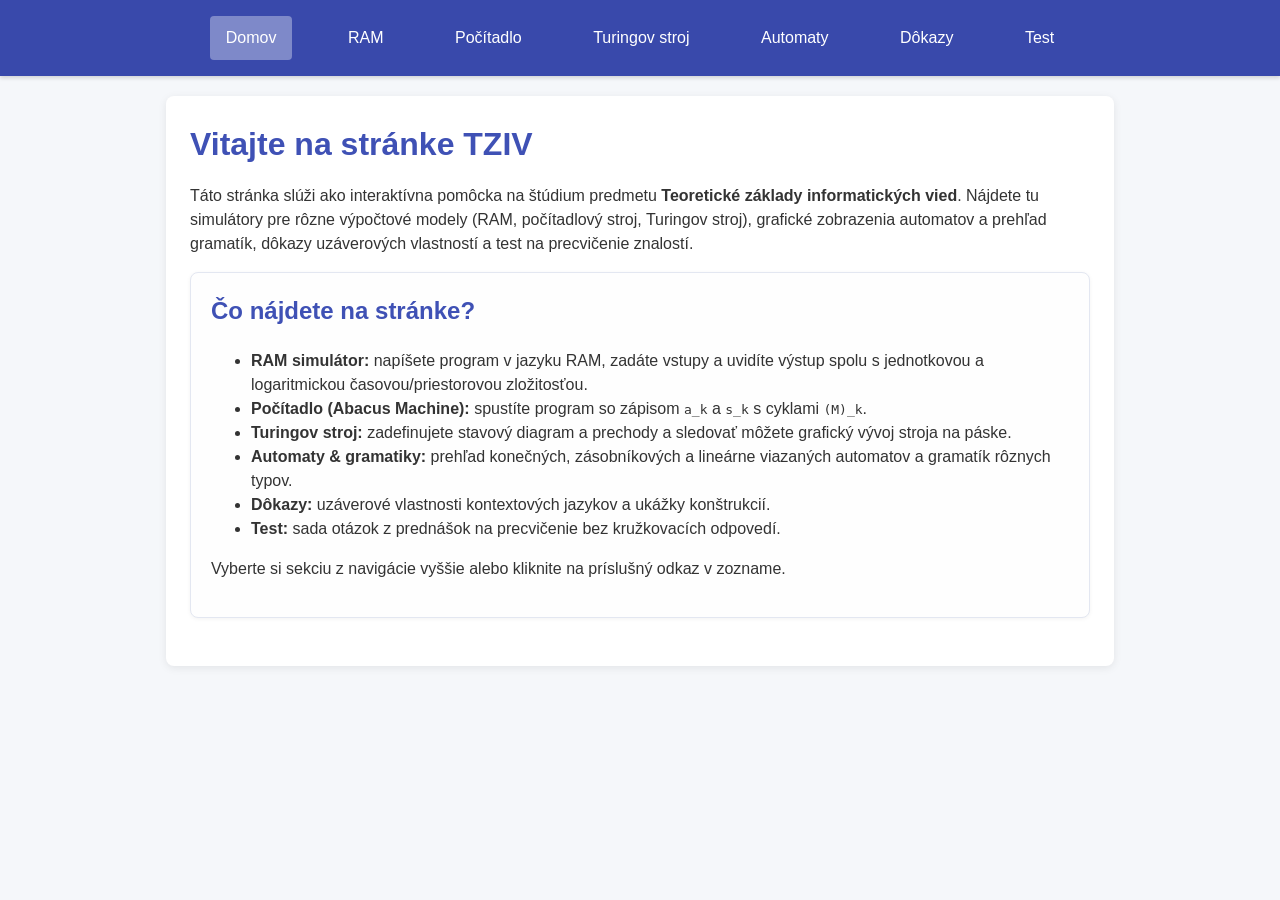
<file: index.html>
<!DOCTYPE html>
<html lang="sk">
<head>
  <meta charset="UTF-8">
  <meta name="viewport" content="width=device-width, initial-scale=1.0">
  <title>TZIV – Domov</title>
  <link rel="stylesheet" href="style.css">
</head>
<body>
  <header>
    <nav>
      <a href="index.html" class="active">Domov</a>
      <a href="ram.html">RAM</a>
      <a href="abacus.html">Počítadlo</a>
      <a href="turing.html">Turingov stroj</a>
      <a href="automata.html">Automaty</a>
      <a href="proofs.html">Dôkazy</a>
      <a href="test.html">Test</a>
    </nav>
  </header>
  <main>
    <h1>Vitajte na stránke TZIV</h1>
    <p>
      Táto stránka slúži ako interaktívna pomôcka na štúdium predmetu
      <strong>Teoretické základy informatických vied</strong>. Nájdete tu simulátory pre rôzne
      výpočtové modely (RAM, počítadlový stroj, Turingov stroj), grafické zobrazenia
      automatov a prehľad gramatík, dôkazy uzáverových vlastností a test na precvičenie
      znalostí.
    </p>
    <div class="card">
      <h2>Čo nájdete na stránke?</h2>
      <ul>
        <li><strong>RAM simulátor:</strong> napíšete program v jazyku RAM, zadáte vstupy a uvidíte výstup spolu s jednotkovou a logaritmickou časovou/priestorovou zložitosťou.</li>
        <li><strong>Počítadlo (Abacus Machine):</strong> spustíte program so zápisom <code>a_k</code> a <code>s_k</code> s cyklami <code>(M)_k</code>.</li>
        <li><strong>Turingov stroj:</strong> zadefinujete stavový diagram a prechody a sledovať môžete grafický vývoj stroja na páske.</li>
        <li><strong>Automaty &amp; gramatiky:</strong> prehľad konečných, zásobníkových a lineárne viazaných automatov a gramatík rôznych typov.</li>
        <li><strong>Dôkazy:</strong> uzáverové vlastnosti kontextových jazykov a ukážky konštrukcií.</li>
        <li><strong>Test:</strong> sada otázok z prednášok na precvičenie bez kružkovacích odpovedí.</li>
      </ul>
      <p>Vyberte si sekciu z navigácie vyššie alebo kliknite na príslušný odkaz v zozname.</p>
    </div>
  </main>
</body>
</html>
</file>
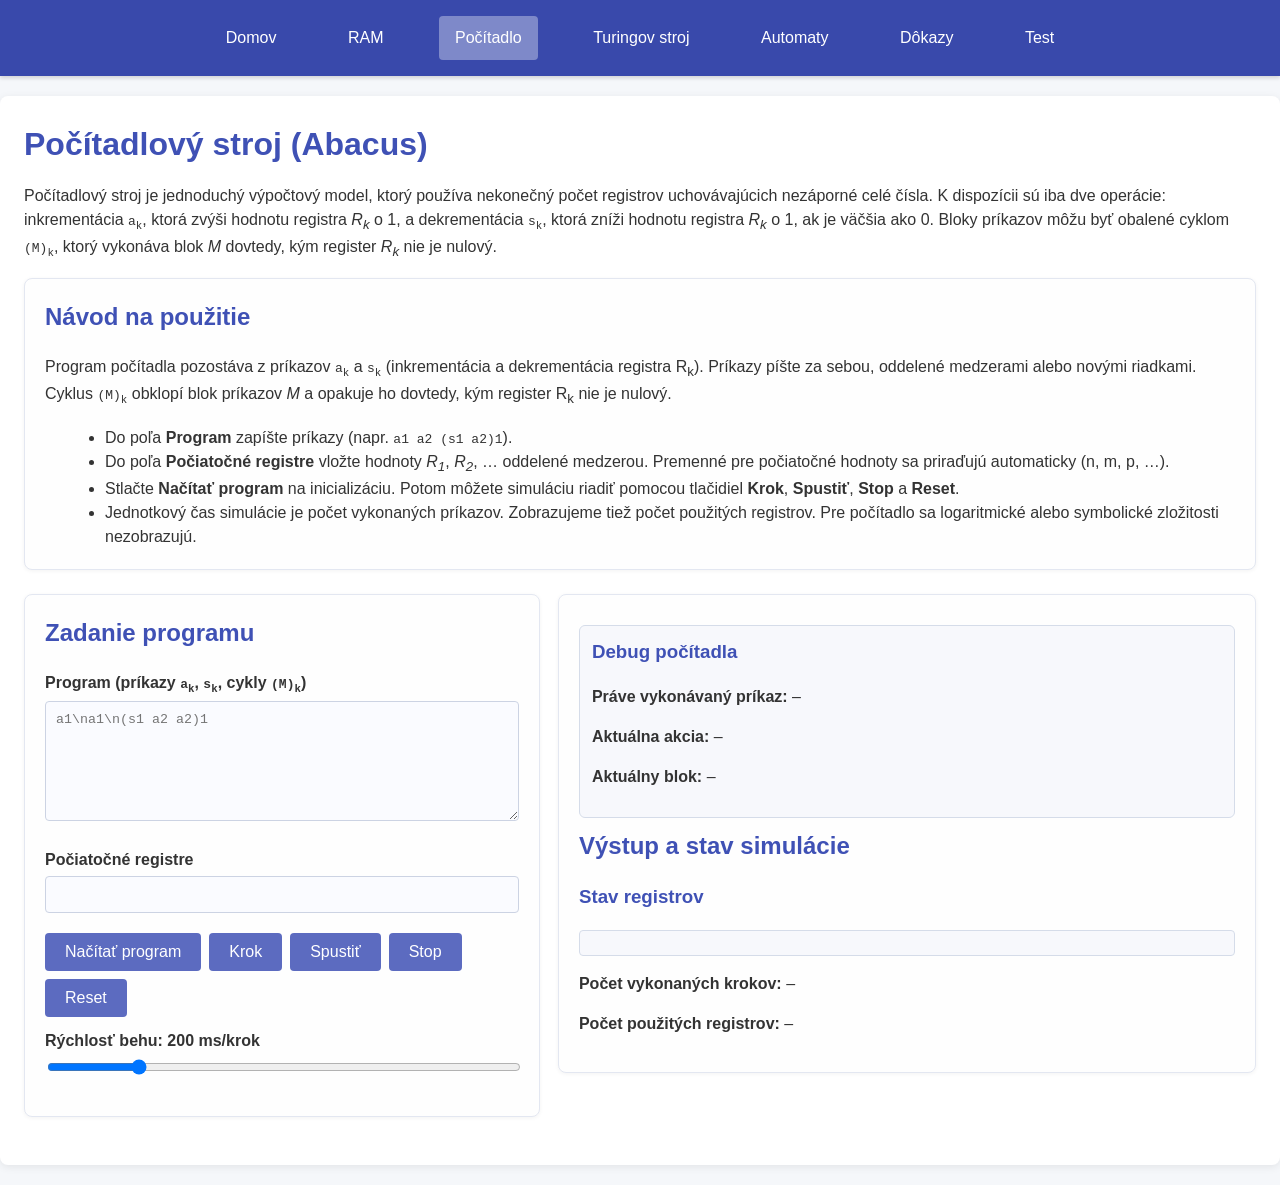
<file: abacus.html>
<!DOCTYPE html>
<html lang="sk">
<head>
  <meta charset="UTF-8">
  <meta name="viewport" content="width=device-width, initial-scale=1.0">
  <title>TZIV – Počítadlový stroj</title>
  <link rel="stylesheet" href="style.css">
</head>
<body class="abacus-page">
  <header>
    <nav>
      <a href="index.html">Domov</a>
      <a href="ram.html">RAM</a>
      <a href="abacus.html" class="active">Počítadlo</a>
      <a href="turing.html">Turingov stroj</a>
      <a href="automata.html">Automaty</a>
      <a href="proofs.html">Dôkazy</a>
      <a href="test.html">Test</a>
    </nav>
  </header>
  <main>
    <h1>Počítadlový stroj (Abacus)</h1>
    <p>
      Počítadlový stroj je jednoduchý výpočtový model, ktorý používa nekonečný počet
      registrov uchovávajúcich nezáporné celé čísla. K dispozícii sú iba dve
      operácie: inkrementácia <code>a<sub>k</sub></code>, ktorá zvýši hodnotu registra
      <em>R<sub>k</sub></em> o 1, a dekrementácia <code>s<sub>k</sub></code>, ktorá zníži hodnotu
      registra <em>R<sub>k</sub></em> o 1, ak je väčšia ako 0. Bloky príkazov môžu byť
      obalené cyklom <code>(M)<sub>k</sub></code>, ktorý vykonáva blok <em>M</em> dovtedy,
      kým register <em>R<sub>k</sub></em> nie je nulový.
    </p>
    <section class="howto card">
      <h2>Návod na použitie</h2>
      <p>Program počítadla pozostáva z príkazov <code>a<sub>k</sub></code> a <code>s<sub>k</sub></code> (inkrementácia a dekrementácia registra R<sub>k</sub>). Príkazy píšte za sebou, oddelené medzerami alebo novými riadkami. Cyklus <code>(M)<sub>k</sub></code> obklopí blok príkazov <em>M</em> a opakuje ho dovtedy, kým register R<sub>k</sub> nie je nulový.</p>
      <ul>
        <li>Do poľa <strong>Program</strong> zapíšte príkazy (napr. <code>a1 a2 (s1 a2)1</code>).</li>
        <li>Do poľa <strong>Počiatočné registre</strong> vložte hodnoty <em>R<sub>1</sub></em>, <em>R<sub>2</sub></em>, … oddelené medzerou. Premenné pre počiatočné hodnoty sa priraďujú automaticky (n, m, p, …).</li>
        <li>Stlačte <strong>Načítať program</strong> na inicializáciu. Potom môžete simuláciu riadiť pomocou tlačidiel <strong>Krok</strong>, <strong>Spustiť</strong>, <strong>Stop</strong> a <strong>Reset</strong>.</li>
        <li>Jednotkový čas simulácie je počet vykonaných príkazov. Zobrazujeme tiež počet použitých registrov. Pre počítadlo sa logaritmické alebo symbolické zložitosti nezobrazujú.</li>
      </ul>
    </section>
    <div class="split-layout abacus-layout">
      <section class="card split-left">
      <h2>Zadanie programu</h2>
      <label for="abacus-program">Program (príkazy <code>a<sub>k</sub></code>, <code>s<sub>k</sub></code>, cykly <code>(M)<sub>k</sub></code>)</label>
      <textarea id="abacus-program" placeholder="a1\na1\n(s1 a2 a2)1"></textarea>
      <!-- Skrátený popis počiatočných registrov: hodnoty zadajte v poradí R1, R2, … oddelené medzerou -->
      <label for="abacus-registers">Počiatočné registre</label>
      <input type="text" id="abacus-registers" value="">
      <!-- Premenné pre vstupy sa prideľujú automaticky (n, m, p, …) podľa poradia hodnôt registrov -->
      <div class="controls">
        <button id="abacus-load" type="button">Načítať program</button>
        <button id="abacus-step" type="button" disabled>Krok</button>
        <button id="abacus-run" type="button" disabled>Spustiť</button>
        <button id="abacus-stop" type="button" disabled>Stop</button>
        <button id="abacus-reset" type="button">Reset</button>
      </div>
      <label class="speed-control" for="abacus-speed">
        Rýchlosť behu: <span id="abacus-speed-value">200 ms/krok</span>
        <input type="range" id="abacus-speed" min="20" max="1000" step="10" value="200">
      </label></section>
      <aside class="card split-right">
        <div class="debug-panel" id="abacus-debug">
        <h3>Debug počítadla</h3>
        <p><strong>Práve vykonávaný príkaz:</strong> <span id="abacus-debug-last">–</span></p>
        <p><strong>Aktuálna akcia:</strong> <span id="abacus-debug-action">–</span></p>
        <p><strong>Aktuálny blok:</strong> <span id="abacus-debug-block">–</span></p>
        <div id="abacus-trace" class="program-trace"></div>
      </div>
        <h2>Výstup a stav simulácie</h2>
        <h3>Stav registrov</h3>
        <pre id="abacus-output" class="output"></pre>
        <p><strong>Počet vykonaných krokov:</strong> <span id="abacus-unit-time">–</span></p>
        <p><strong>Počet použitých registrov:</strong> <span id="abacus-unit-space">–</span></p>
      </aside>
    </div>
  </main>
  <script src="abacus.js"></script>
</body>
</html>
</file>
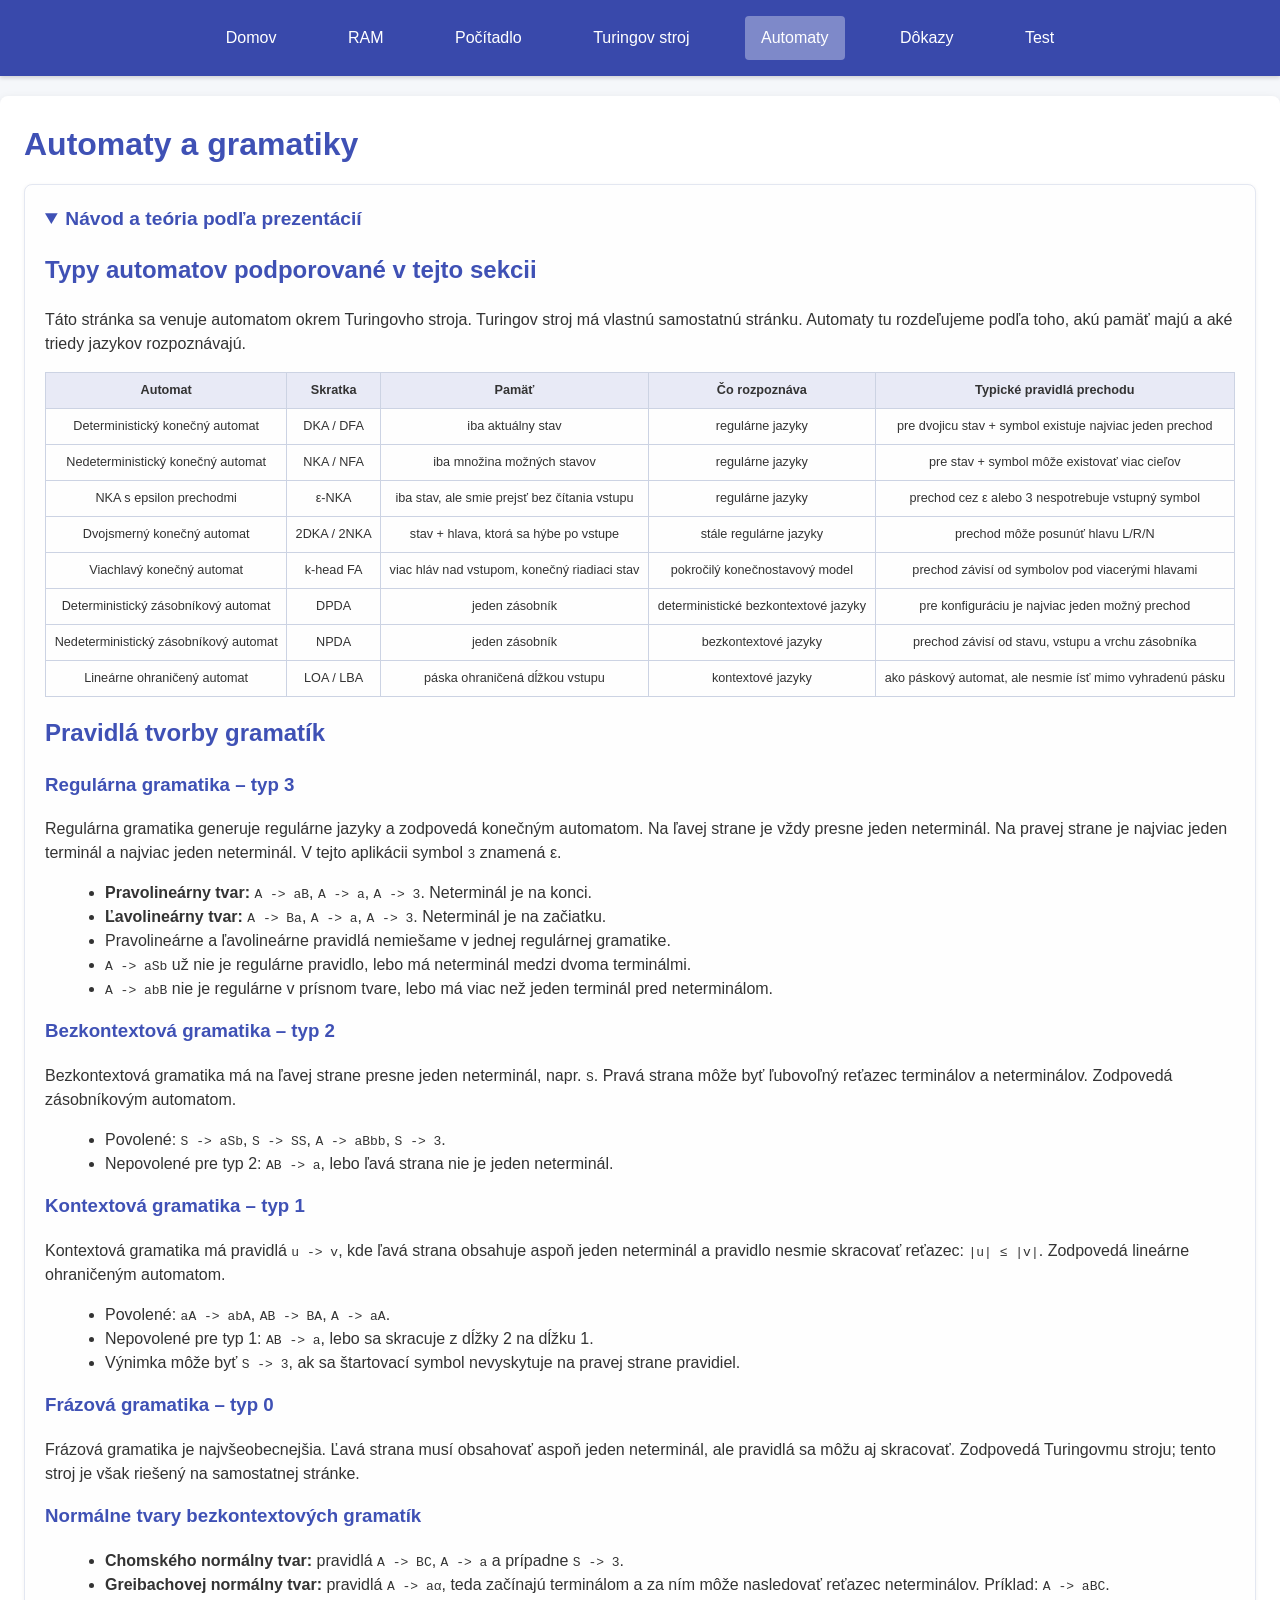
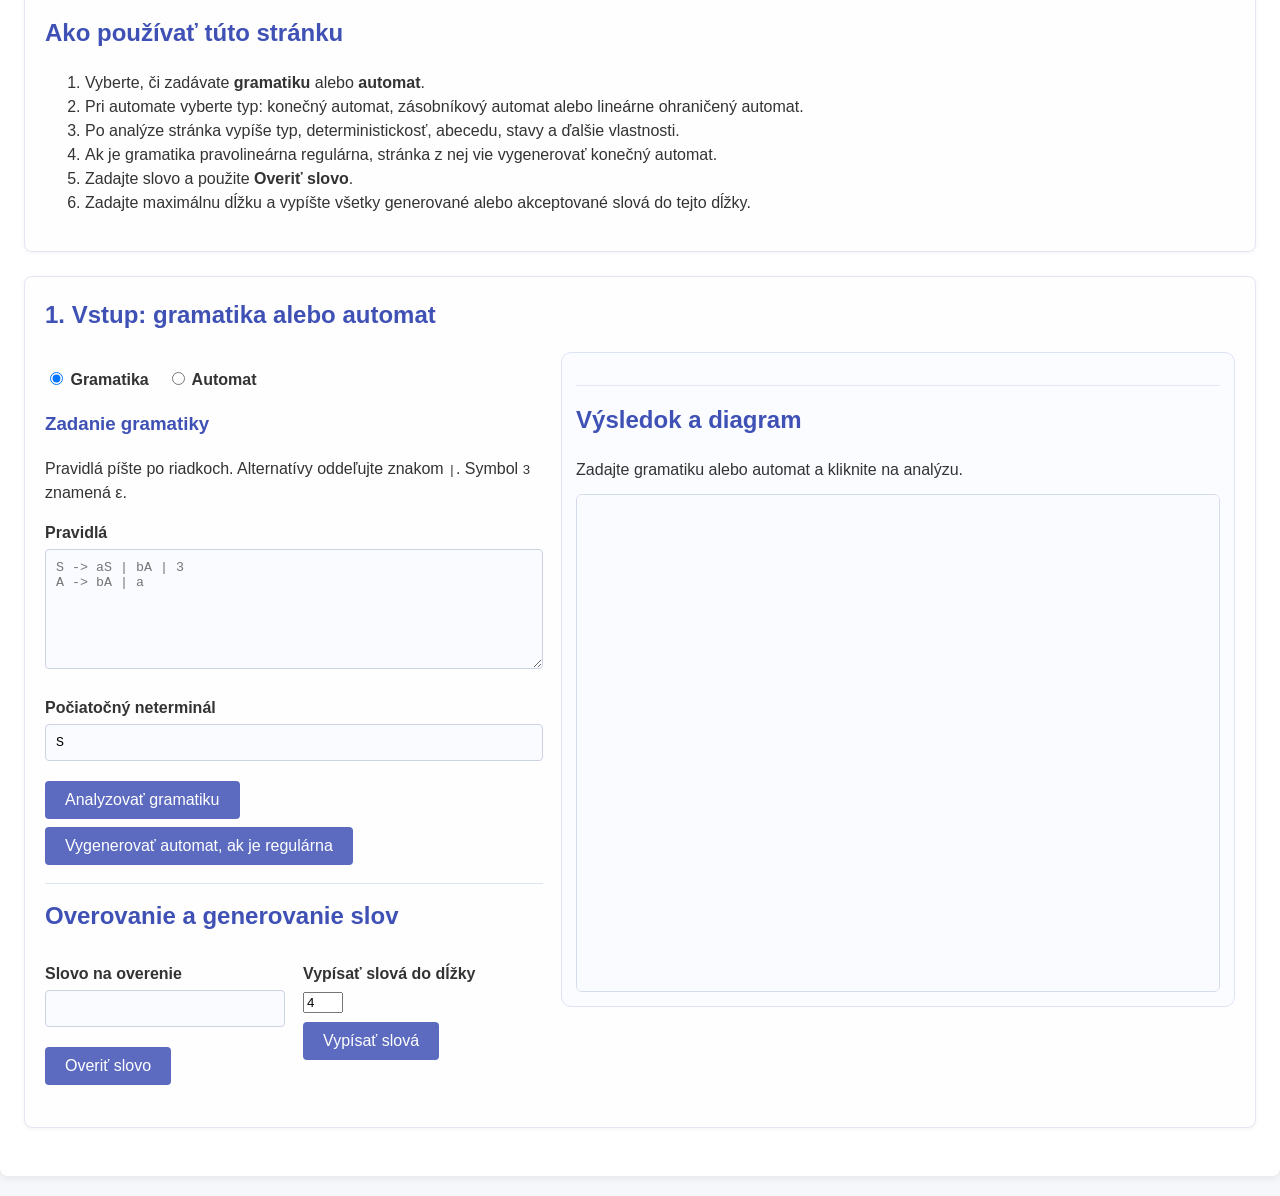
<file: automata.html>
<!DOCTYPE html>
<html lang="sk">
<head>
  <meta charset="UTF-8">
  <meta name="viewport" content="width=device-width, initial-scale=1.0">
  <title>TZIV – Automaty a gramatiky</title>
  <link rel="stylesheet" href="style.css">
</head>
<body class="automata-page">
  <header>
    <nav>
      <a href="index.html">Domov</a>
      <a href="ram.html">RAM</a>
      <a href="abacus.html">Počítadlo</a>
      <a href="turing.html">Turingov stroj</a>
      <a href="automata.html" class="active">Automaty</a>
      <a href="proofs.html">Dôkazy</a>
      <a href="test.html">Test</a>
    </nav>
  </header>

  <main>
    <h1>Automaty a gramatiky</h1>

    <details class="howto card" open>
      <summary><strong>Návod a teória podľa prezentácií</strong></summary>
      <div class="guide-content">
        <h2>Typy automatov podporované v tejto sekcii</h2>
        <p>
          Táto stránka sa venuje automatom okrem Turingovho stroja. Turingov stroj má vlastnú samostatnú stránku.
          Automaty tu rozdeľujeme podľa toho, akú pamäť majú a aké triedy jazykov rozpoznávajú.
        </p>
        <table class="cost-table compact-table">
          <thead>
            <tr><th>Automat</th><th>Skratka</th><th>Pamäť</th><th>Čo rozpoznáva</th><th>Typické pravidlá prechodu</th></tr>
          </thead>
          <tbody>
            <tr><td>Deterministický konečný automat</td><td>DKA / DFA</td><td>iba aktuálny stav</td><td>regulárne jazyky</td><td>pre dvojicu stav + symbol existuje najviac jeden prechod</td></tr>
            <tr><td>Nedeterministický konečný automat</td><td>NKA / NFA</td><td>iba množina možných stavov</td><td>regulárne jazyky</td><td>pre stav + symbol môže existovať viac cieľov</td></tr>
            <tr><td>NKA s epsilon prechodmi</td><td>ε-NKA</td><td>iba stav, ale smie prejsť bez čítania vstupu</td><td>regulárne jazyky</td><td>prechod cez ε alebo 3 nespotrebuje vstupný symbol</td></tr>
            <tr><td>Dvojsmerný konečný automat</td><td>2DKA / 2NKA</td><td>stav + hlava, ktorá sa hýbe po vstupe</td><td>stále regulárne jazyky</td><td>prechod môže posunúť hlavu L/R/N</td></tr>
            <tr><td>Viachlavý konečný automat</td><td>k-head FA</td><td>viac hláv nad vstupom, konečný riadiaci stav</td><td>pokročilý konečnostavový model</td><td>prechod závisí od symbolov pod viacerými hlavami</td></tr>
            <tr><td>Deterministický zásobníkový automat</td><td>DPDA</td><td>jeden zásobník</td><td>deterministické bezkontextové jazyky</td><td>pre konfiguráciu je najviac jeden možný prechod</td></tr>
            <tr><td>Nedeterministický zásobníkový automat</td><td>NPDA</td><td>jeden zásobník</td><td>bezkontextové jazyky</td><td>prechod závisí od stavu, vstupu a vrchu zásobníka</td></tr>
            <tr><td>Lineárne ohraničený automat</td><td>LOA / LBA</td><td>páska ohraničená dĺžkou vstupu</td><td>kontextové jazyky</td><td>ako páskový automat, ale nesmie ísť mimo vyhradenú pásku</td></tr>
          </tbody>
        </table>

        <h2>Pravidlá tvorby gramatík</h2>
        <div class="grammar-rules-guide">
          <h3>Regulárna gramatika – typ 3</h3>
          <p>
            Regulárna gramatika generuje regulárne jazyky a zodpovedá konečným automatom.
            Na ľavej strane je vždy presne jeden neterminál. Na pravej strane je najviac jeden terminál
            a najviac jeden neterminál. V tejto aplikácii symbol <code>3</code> znamená ε.
          </p>
          <ul>
            <li><strong>Pravolineárny tvar:</strong> <code>A -&gt; aB</code>, <code>A -&gt; a</code>, <code>A -&gt; 3</code>. Neterminál je na konci.</li>
            <li><strong>Ľavolineárny tvar:</strong> <code>A -&gt; Ba</code>, <code>A -&gt; a</code>, <code>A -&gt; 3</code>. Neterminál je na začiatku.</li>
            <li>Pravolineárne a ľavolineárne pravidlá nemiešame v jednej regulárnej gramatike.</li>
            <li><code>A -&gt; aSb</code> už nie je regulárne pravidlo, lebo má neterminál medzi dvoma terminálmi.</li>
            <li><code>A -&gt; abB</code> nie je regulárne v prísnom tvare, lebo má viac než jeden terminál pred neterminálom.</li>
          </ul>

          <h3>Bezkontextová gramatika – typ 2</h3>
          <p>
            Bezkontextová gramatika má na ľavej strane presne jeden neterminál, napr. <code>S</code>.
            Pravá strana môže byť ľubovoľný reťazec terminálov a neterminálov. Zodpovedá zásobníkovým automatom.
          </p>
          <ul>
            <li>Povolené: <code>S -&gt; aSb</code>, <code>S -&gt; SS</code>, <code>A -&gt; aBbb</code>, <code>S -&gt; 3</code>.</li>
            <li>Nepovolené pre typ 2: <code>AB -&gt; a</code>, lebo ľavá strana nie je jeden neterminál.</li>
          </ul>

          <h3>Kontextová gramatika – typ 1</h3>
          <p>
            Kontextová gramatika má pravidlá <code>u -&gt; v</code>, kde ľavá strana obsahuje aspoň jeden neterminál
            a pravidlo nesmie skracovať reťazec: <code>|u| ≤ |v|</code>. Zodpovedá lineárne ohraničeným automatom.
          </p>
          <ul>
            <li>Povolené: <code>aA -&gt; abA</code>, <code>AB -&gt; BA</code>, <code>A -&gt; aA</code>.</li>
            <li>Nepovolené pre typ 1: <code>AB -&gt; a</code>, lebo sa skracuje z dĺžky 2 na dĺžku 1.</li>
            <li>Výnimka môže byť <code>S -&gt; 3</code>, ak sa štartovací symbol nevyskytuje na pravej strane pravidiel.</li>
          </ul>

          <h3>Frázová gramatika – typ 0</h3>
          <p>
            Frázová gramatika je najvšeobecnejšia. Ľavá strana musí obsahovať aspoň jeden neterminál,
            ale pravidlá sa môžu aj skracovať. Zodpovedá Turingovmu stroju; tento stroj je však riešený
            na samostatnej stránke.
          </p>

          <h3>Normálne tvary bezkontextových gramatík</h3>
          <ul>
            <li><strong>Chomského normálny tvar:</strong> pravidlá <code>A -&gt; BC</code>, <code>A -&gt; a</code> a prípadne <code>S -&gt; 3</code>.</li>
            <li><strong>Greibachovej normálny tvar:</strong> pravidlá <code>A -&gt; aα</code>, teda začínajú terminálom a za ním môže nasledovať reťazec neterminálov. Príklad: <code>A -&gt; aBC</code>.</li>
          </ul>
        </div>

        <h2>Ako používať túto stránku</h2>
        <ol>
          <li>Vyberte, či zadávate <strong>gramatiku</strong> alebo <strong>automat</strong>.</li>
          <li>Pri automate vyberte typ: konečný automat, zásobníkový automat alebo lineárne ohraničený automat.</li>
          <li>Po analýze stránka vypíše typ, deterministickosť, abecedu, stavy a ďalšie vlastnosti.</li>
          <li>Ak je gramatika pravolineárna regulárna, stránka z nej vie vygenerovať konečný automat.</li>
          <li>Zadajte slovo a použite <strong>Overiť slovo</strong>.</li>
          <li>Zadajte maximálnu dĺžku a vypíšte všetky generované alebo akceptované slová do tejto dĺžky.</li>
        </ol>
      </div>
    </details>

    <section class="card automata-mode-card">
      <h2>1. Vstup: gramatika alebo automat</h2>
      <div class="automata-workspace">
      <div class="automata-input-column">
      <div class="mode-switch">
        <label><input type="radio" name="input-mode" value="grammar" checked> Gramatika</label>
        <label><input type="radio" name="input-mode" value="automaton"> Automat</label>
      </div>

      <div id="grammar-panel" class="input-panel">
        <h3>Zadanie gramatiky</h3>
        <p>Pravidlá píšte po riadkoch. Alternatívy oddeľujte znakom <code>|</code>. Symbol <code>3</code> znamená ε.</p>
        <label for="grammar-input">Pravidlá</label>
        <textarea id="grammar-input" placeholder="S -> aS | bA | 3&#10;A -> bA | a"></textarea>
        <label for="grammar-start">Počiatočný neterminál</label>
        <input id="grammar-start" type="text" value="S">
        <div class="controls">
          <button id="grammar-analyze" type="button">Analyzovať gramatiku</button>
          <button id="grammar-to-automaton" type="button">Vygenerovať automat, ak je regulárna</button>
        </div>
      </div>

      <div id="automaton-panel" class="input-panel hidden-panel">
        <h3>Zadanie automatu</h3>
        <label for="automaton-kind">Typ automatu</label>
        <select id="automaton-kind">
          <option value="fa">Konečný automat – DKA/NKA/ε-NKA</option>
          <option value="pda">Zásobníkový automat – DPDA/NPDA</option>
          <option value="lba">Lineárne ohraničený automat – LOA/LBA</option>
        </select>

        <div class="automaton-help">
          <p><strong>Konečný automat:</strong> <code>q0 a -> q1</code>, viac cieľov <code>q0 a -> q1,q2</code>, epsilon <code>3</code> alebo <code>ε</code>.</p>
          <p><strong>Zásobníkový automat:</strong> <code>q0 a Z -> q1 AZ</code>. Formát je <code>stav vstup vrchZásobníka -> novýStav zápisNaZásobník</code>. Symbol <code>3</code> znamená ε. Štartový symbol zásobníka je nižšie.</p>
          <p><strong>Lineárne ohraničený automat:</strong> <code>q0 a -> q1 b R</code>. Formát je <code>stav čítanýSymbol -> novýStav zapisovanýSymbol smer</code>, smer je <code>L</code>, <code>R</code> alebo <code>N</code>. Hlava nesmie ísť mimo vstupnú pásku.</p>
        </div>

        <label for="automaton-transitions">Prechody</label>
        <textarea id="automaton-transitions" placeholder="q0 a -> q1&#10;q1 b -> q1&#10;q1 3 -> q2"></textarea>
        <label for="automaton-start">Počiatočný stav</label>
        <input id="automaton-start" type="text" value="q0">
        <label for="automaton-finals">Akceptačné stavy (oddelené medzerou)</label>
        <input id="automaton-finals" type="text" value="">
        <label for="stack-start" id="stack-start-label">Počiatočný symbol zásobníka (iba PDA)</label>
        <input id="stack-start" type="text" value="Z">
        <div class="controls">
          <button id="automaton-load" type="button">Analyzovať a nakresliť automat</button>
        </div>
      </div>


      <div class="automata-check-inner">
<h2>Overovanie a generovanie slov</h2>
      <div class="two-column">
        <div>
          <label for="word-input">Slovo na overenie</label>
          <input id="word-input" type="text" value="">
          <div class="controls">
            <button id="word-check" type="button">Overiť slovo</button>
          </div>
        </div>
        <div>
          <label for="max-length">Vypísať slová do dĺžky</label>
          <input id="max-length" type="number" min="0" max="8" value="4">
          <div class="controls">
            <button id="generate-words" type="button">Vypísať slová</button>
          </div>
        </div>
      </div>

      <div id="word-result" class="quiz-feedback hidden-panel"></div>
      <div id="generated-words" class="generated-words"></div>
      </div>
      </div>
      <aside class="automata-result-column">
      <div class="analysis-and-graph">
        <h2>Výsledok a diagram</h2>
        <div id="analysis-output" class="analysis-output">Zadajte gramatiku alebo automat a kliknite na analýzu.</div>
        <div class="graph-container">
          <svg id="fa-svg" class="automaton" xmlns="http://www.w3.org/2000/svg"></svg>
        </div>
      </div>
      </aside>
      </div>
    </section></main>

  <script src="automata.js"></script>
</body>
</html>
</file>
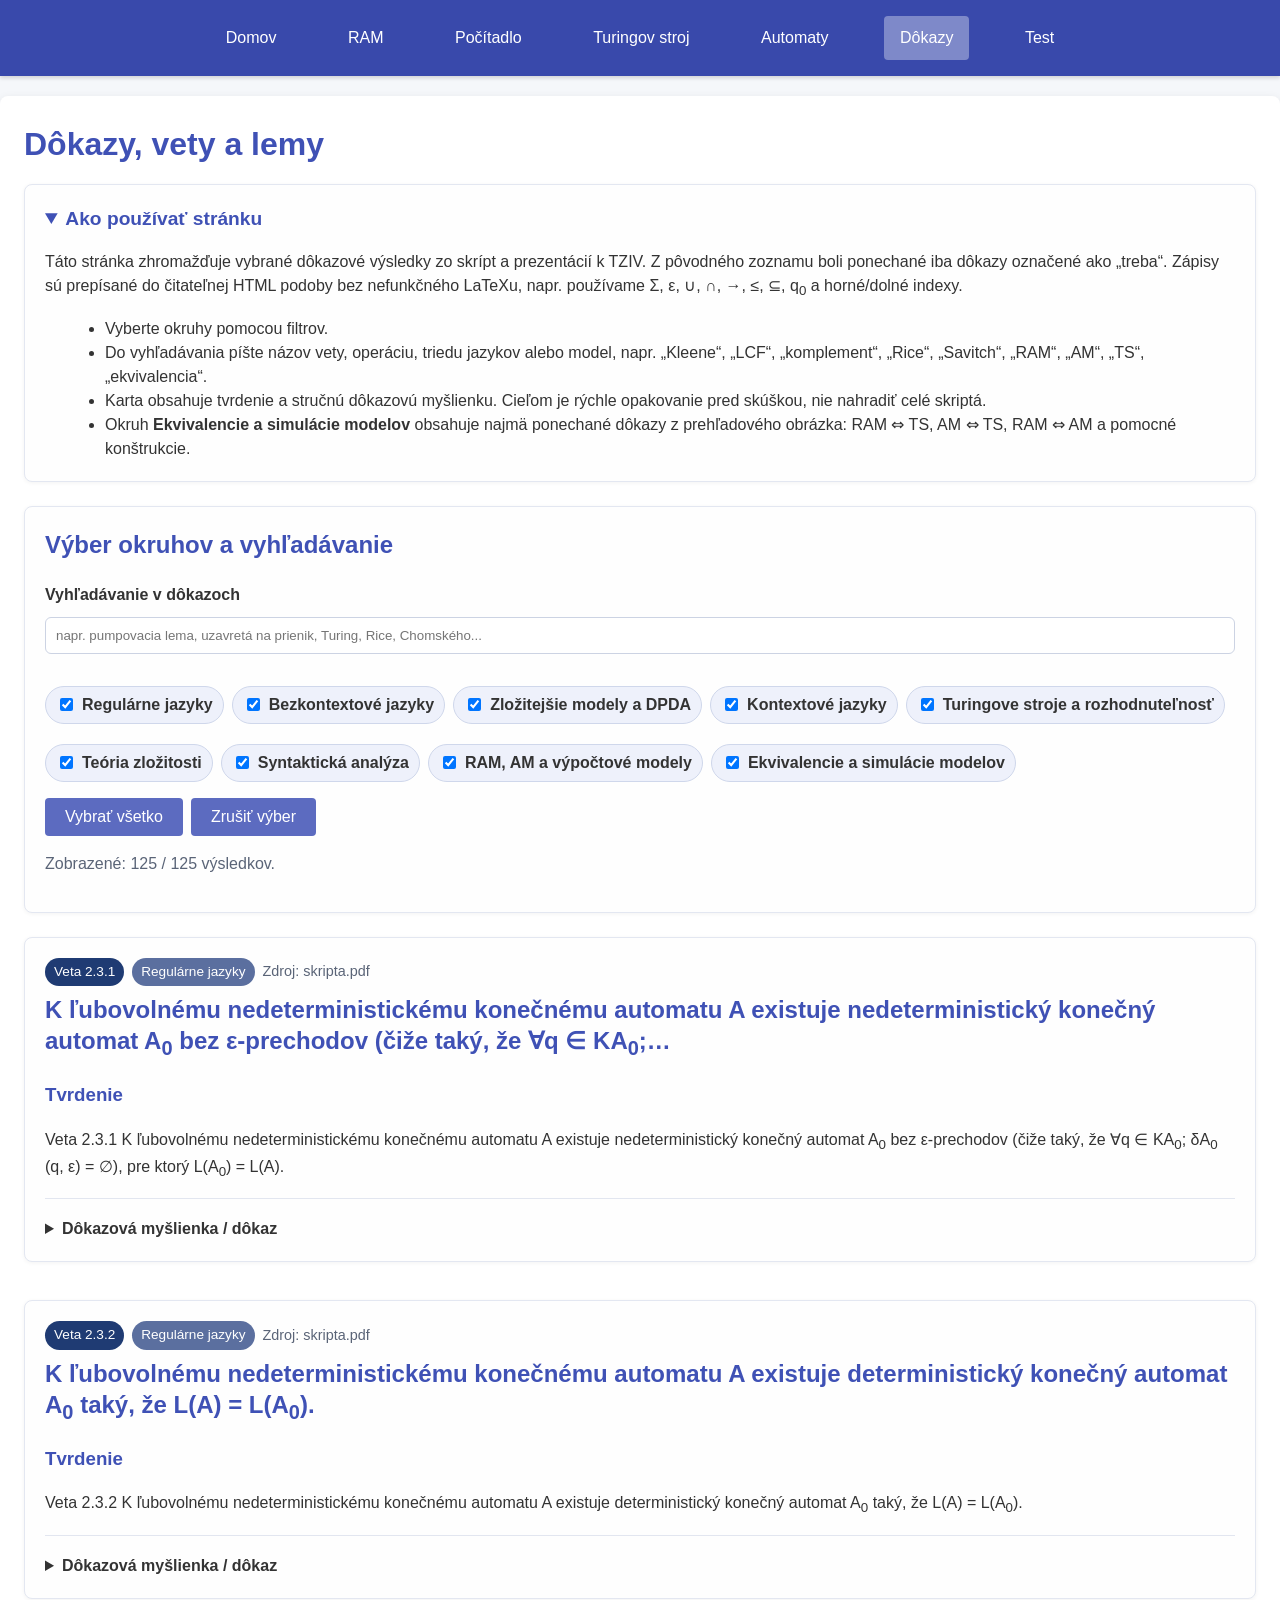
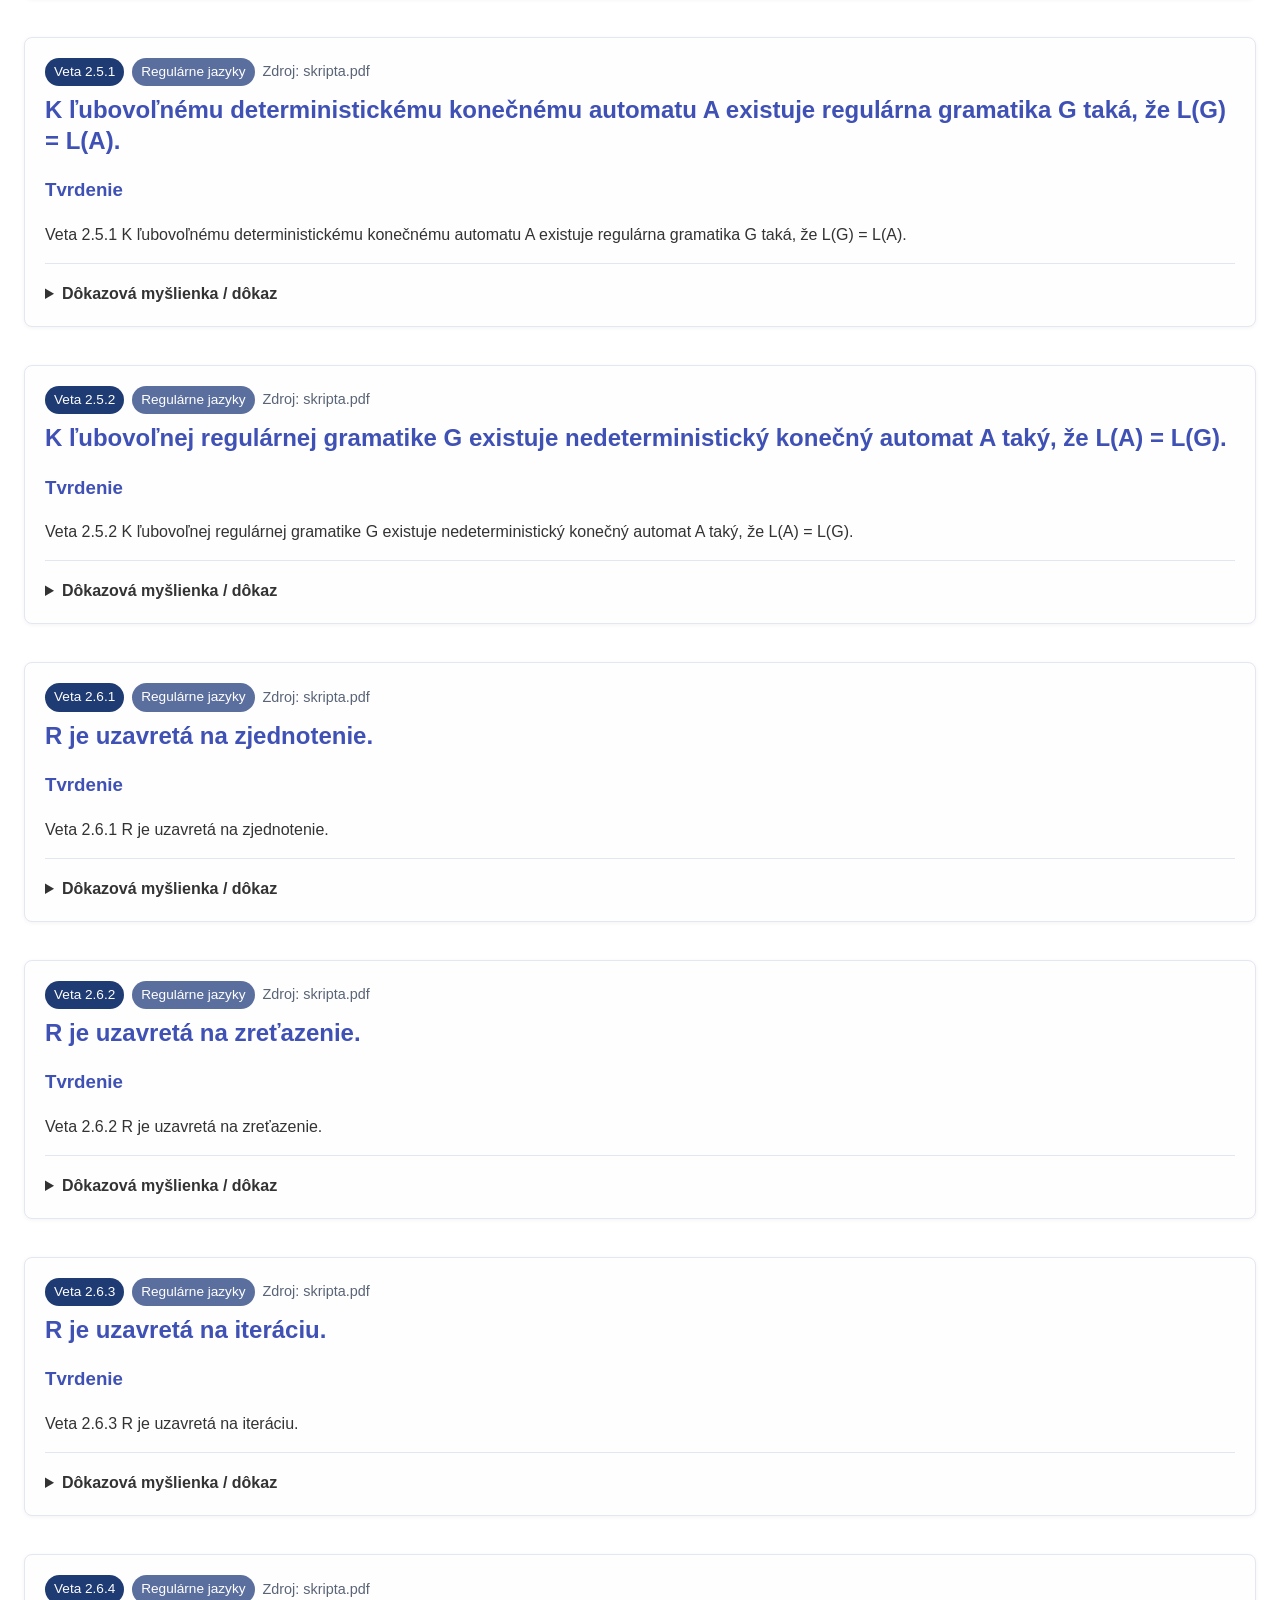
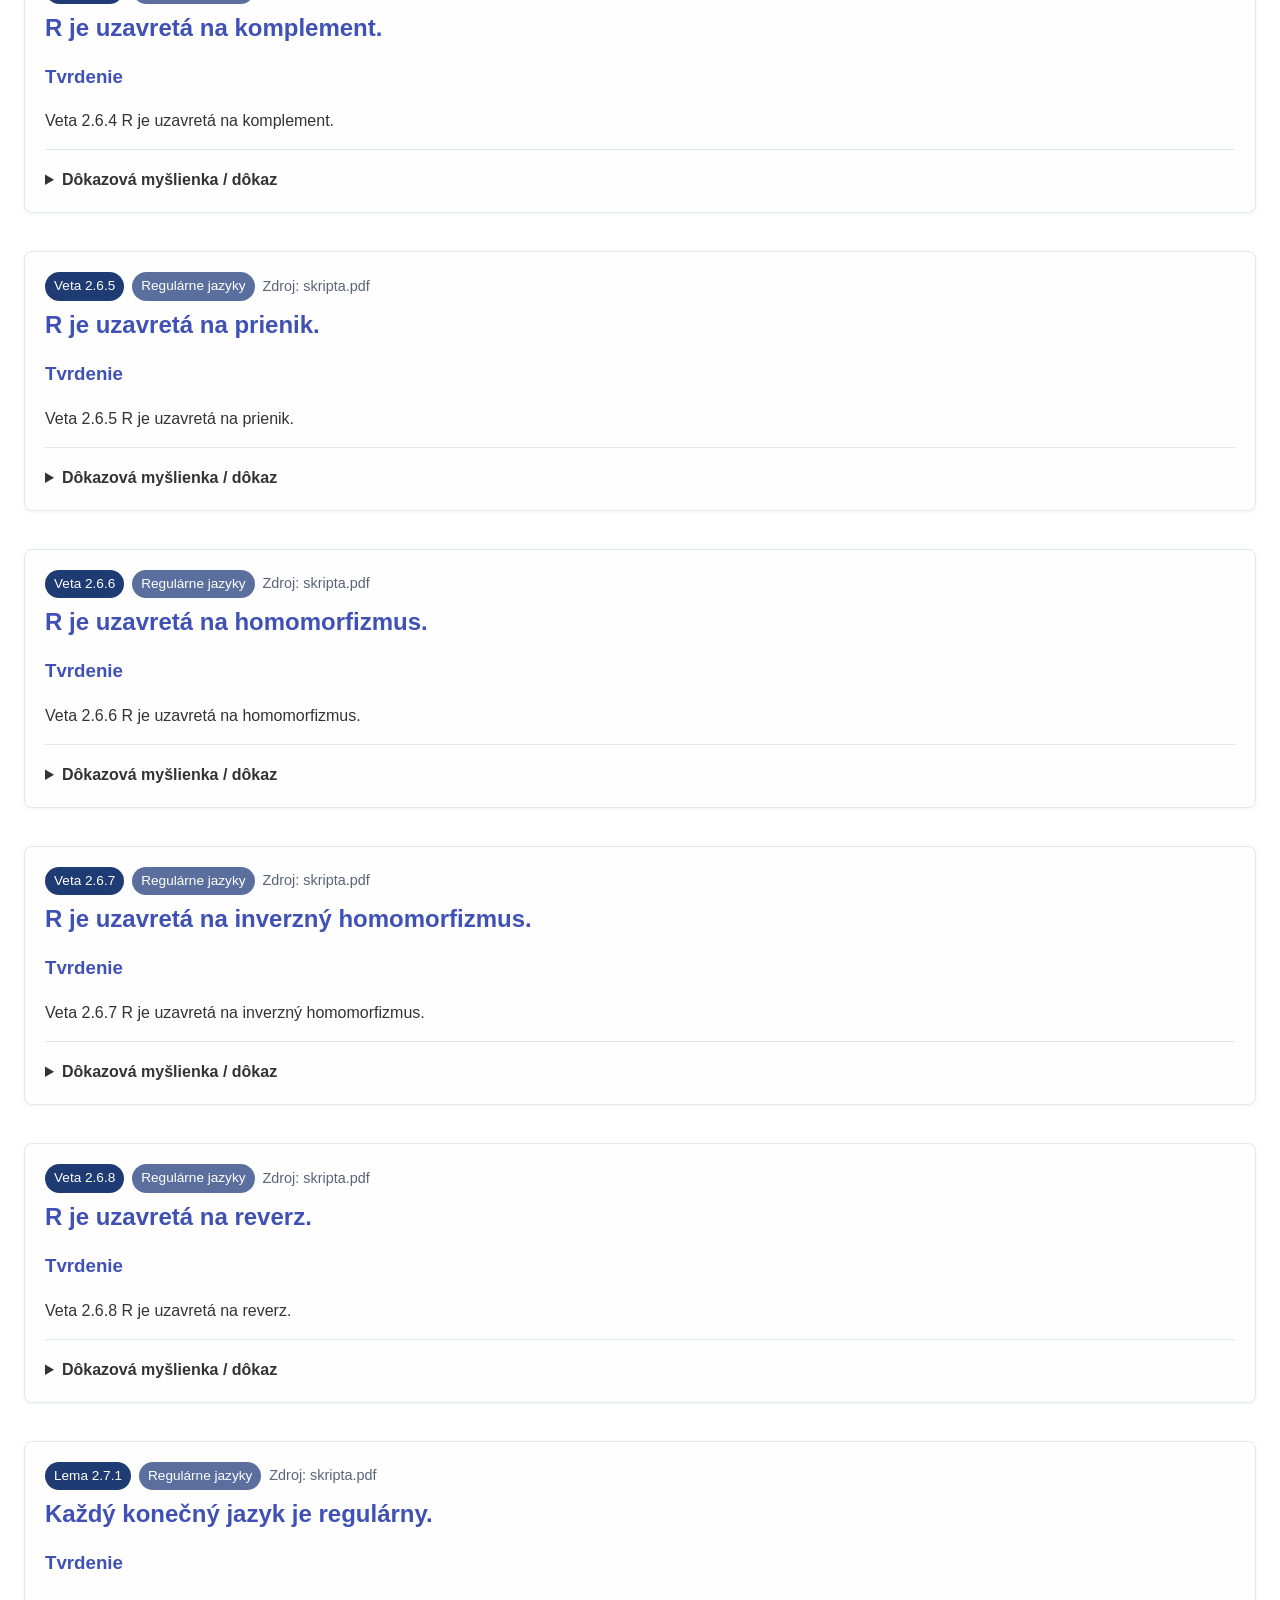
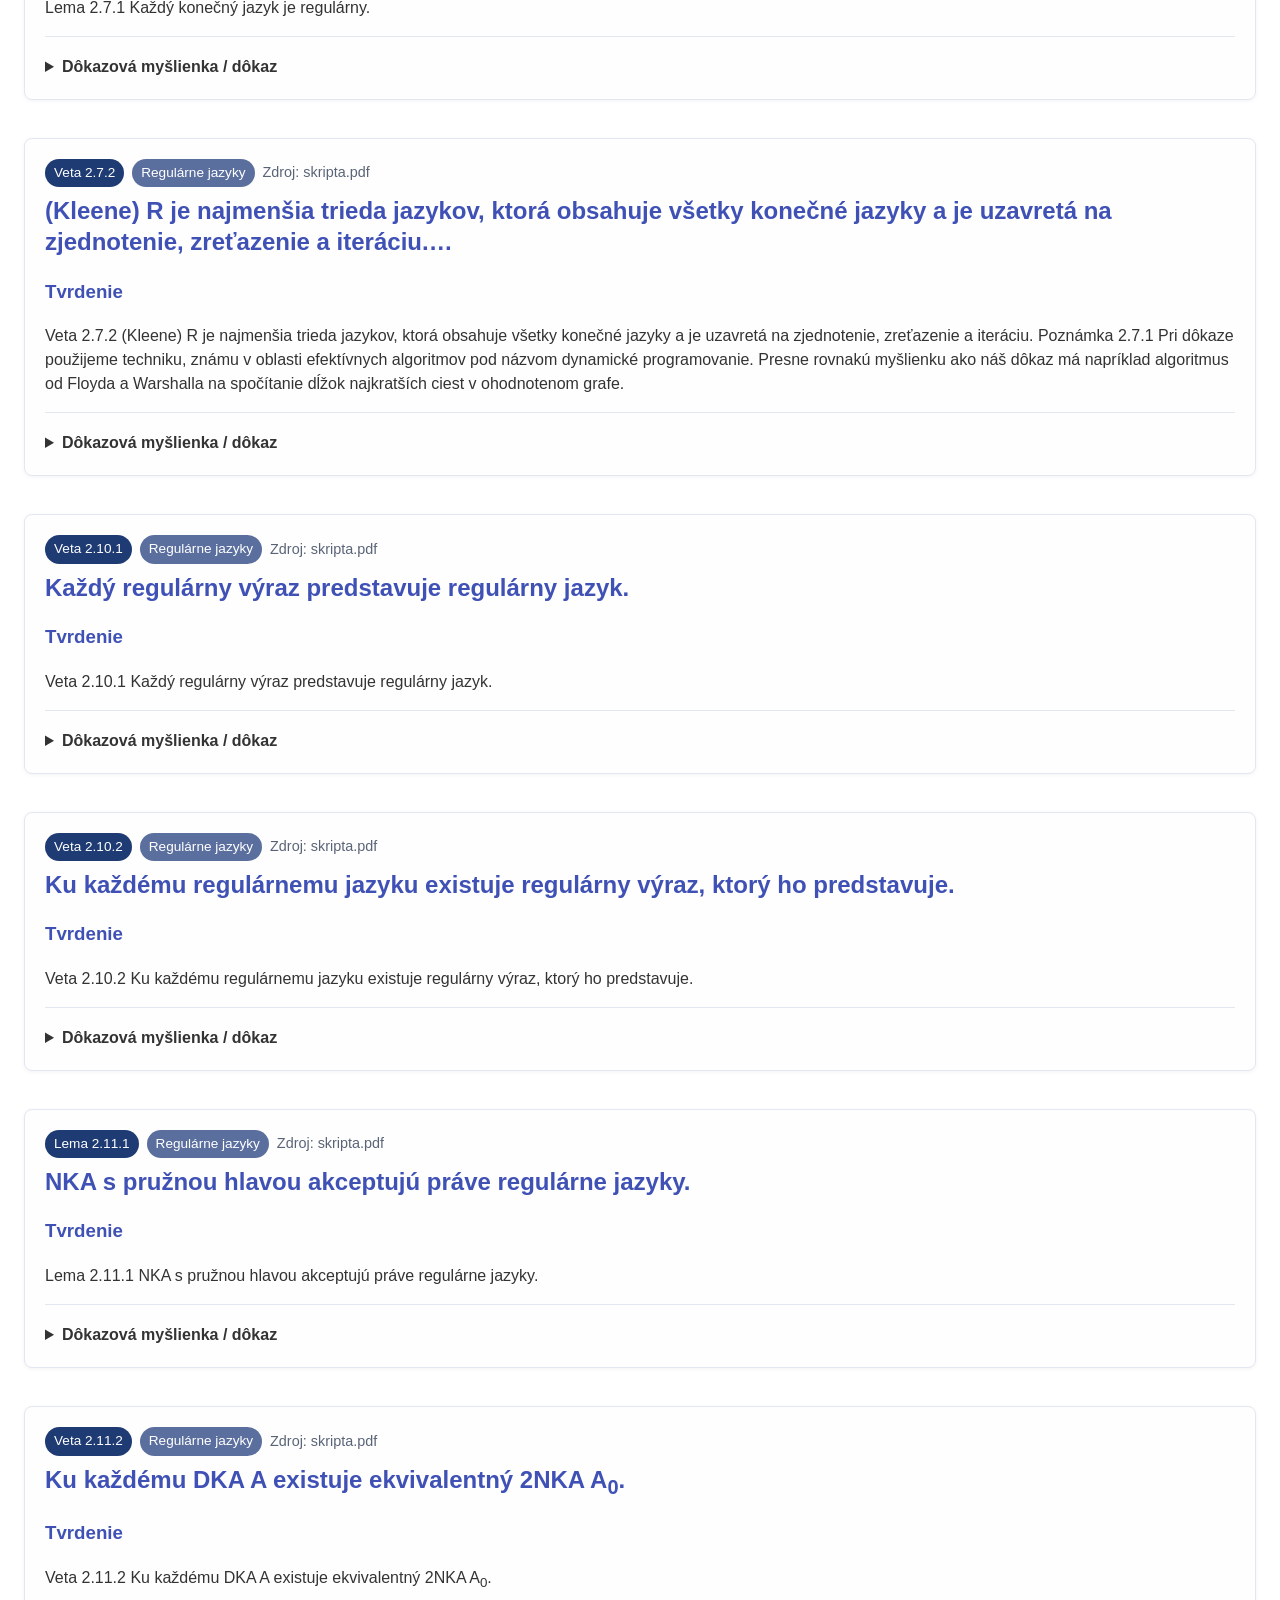
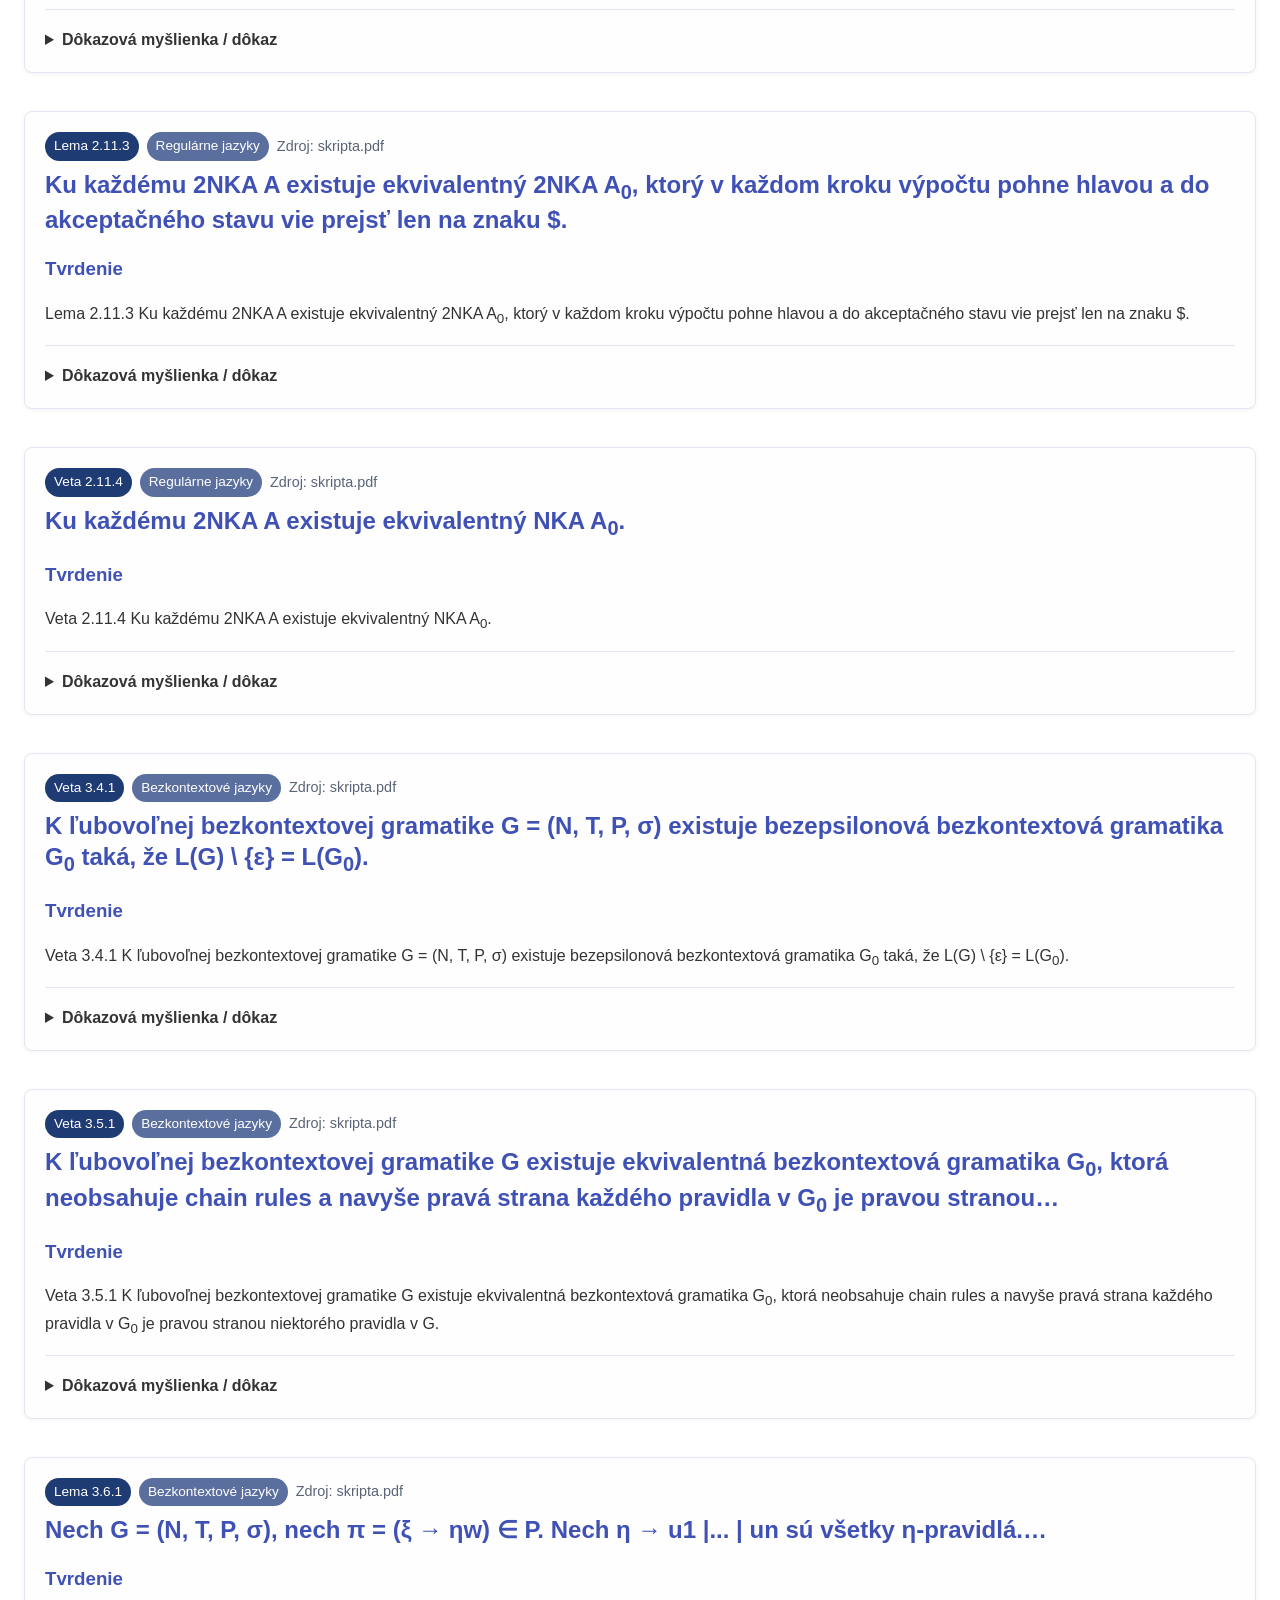
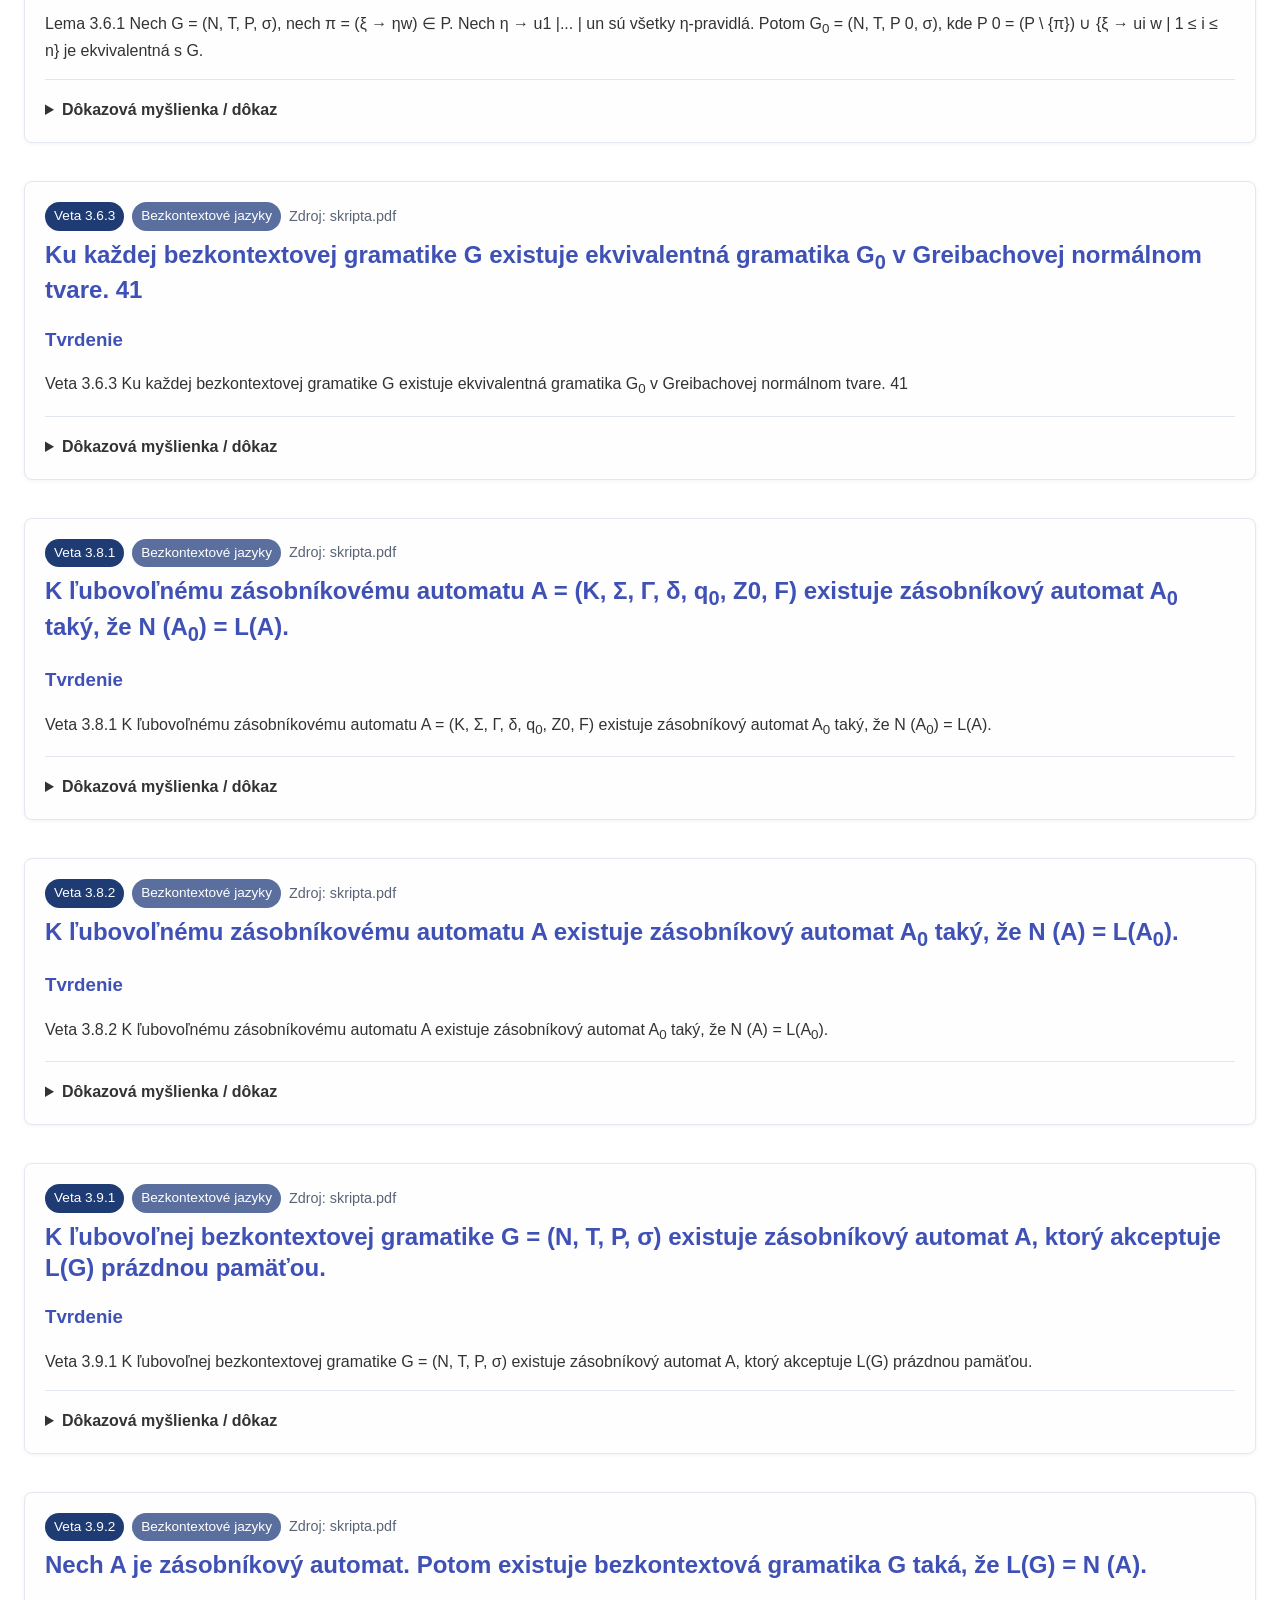
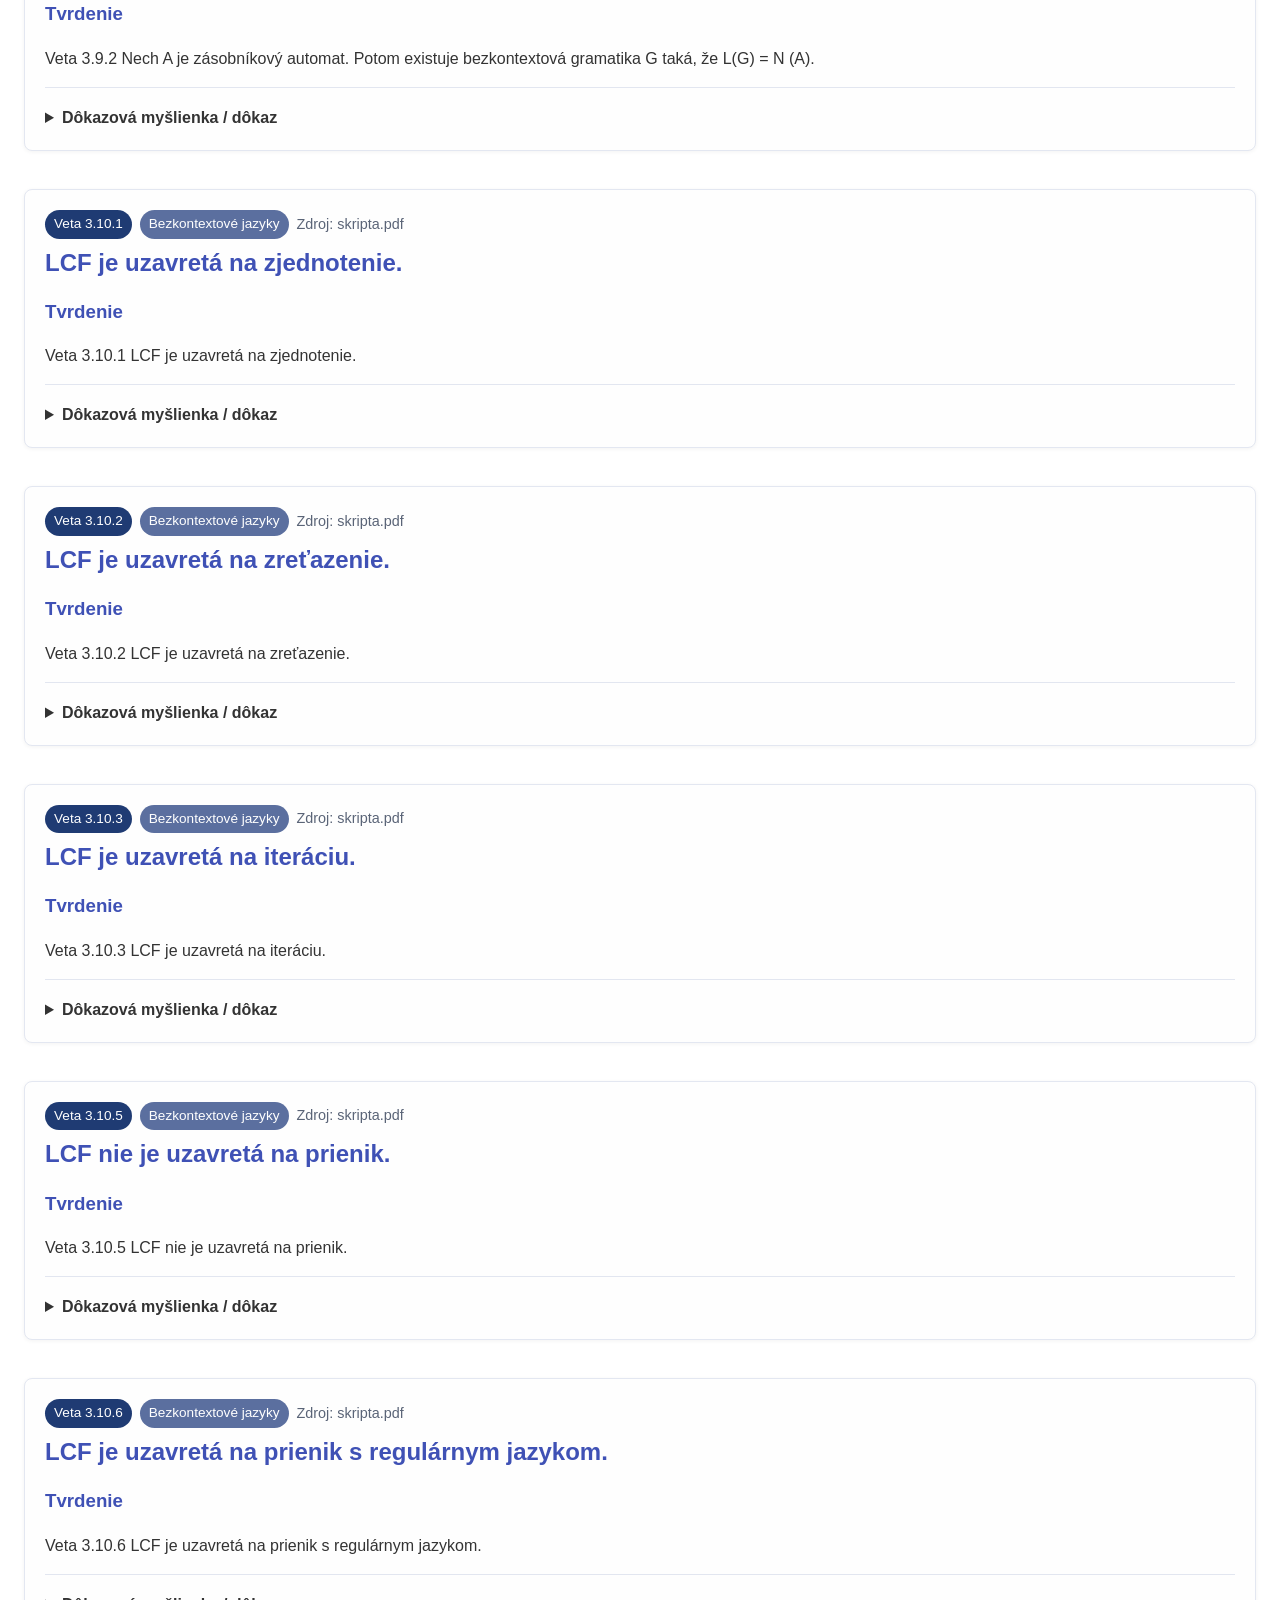
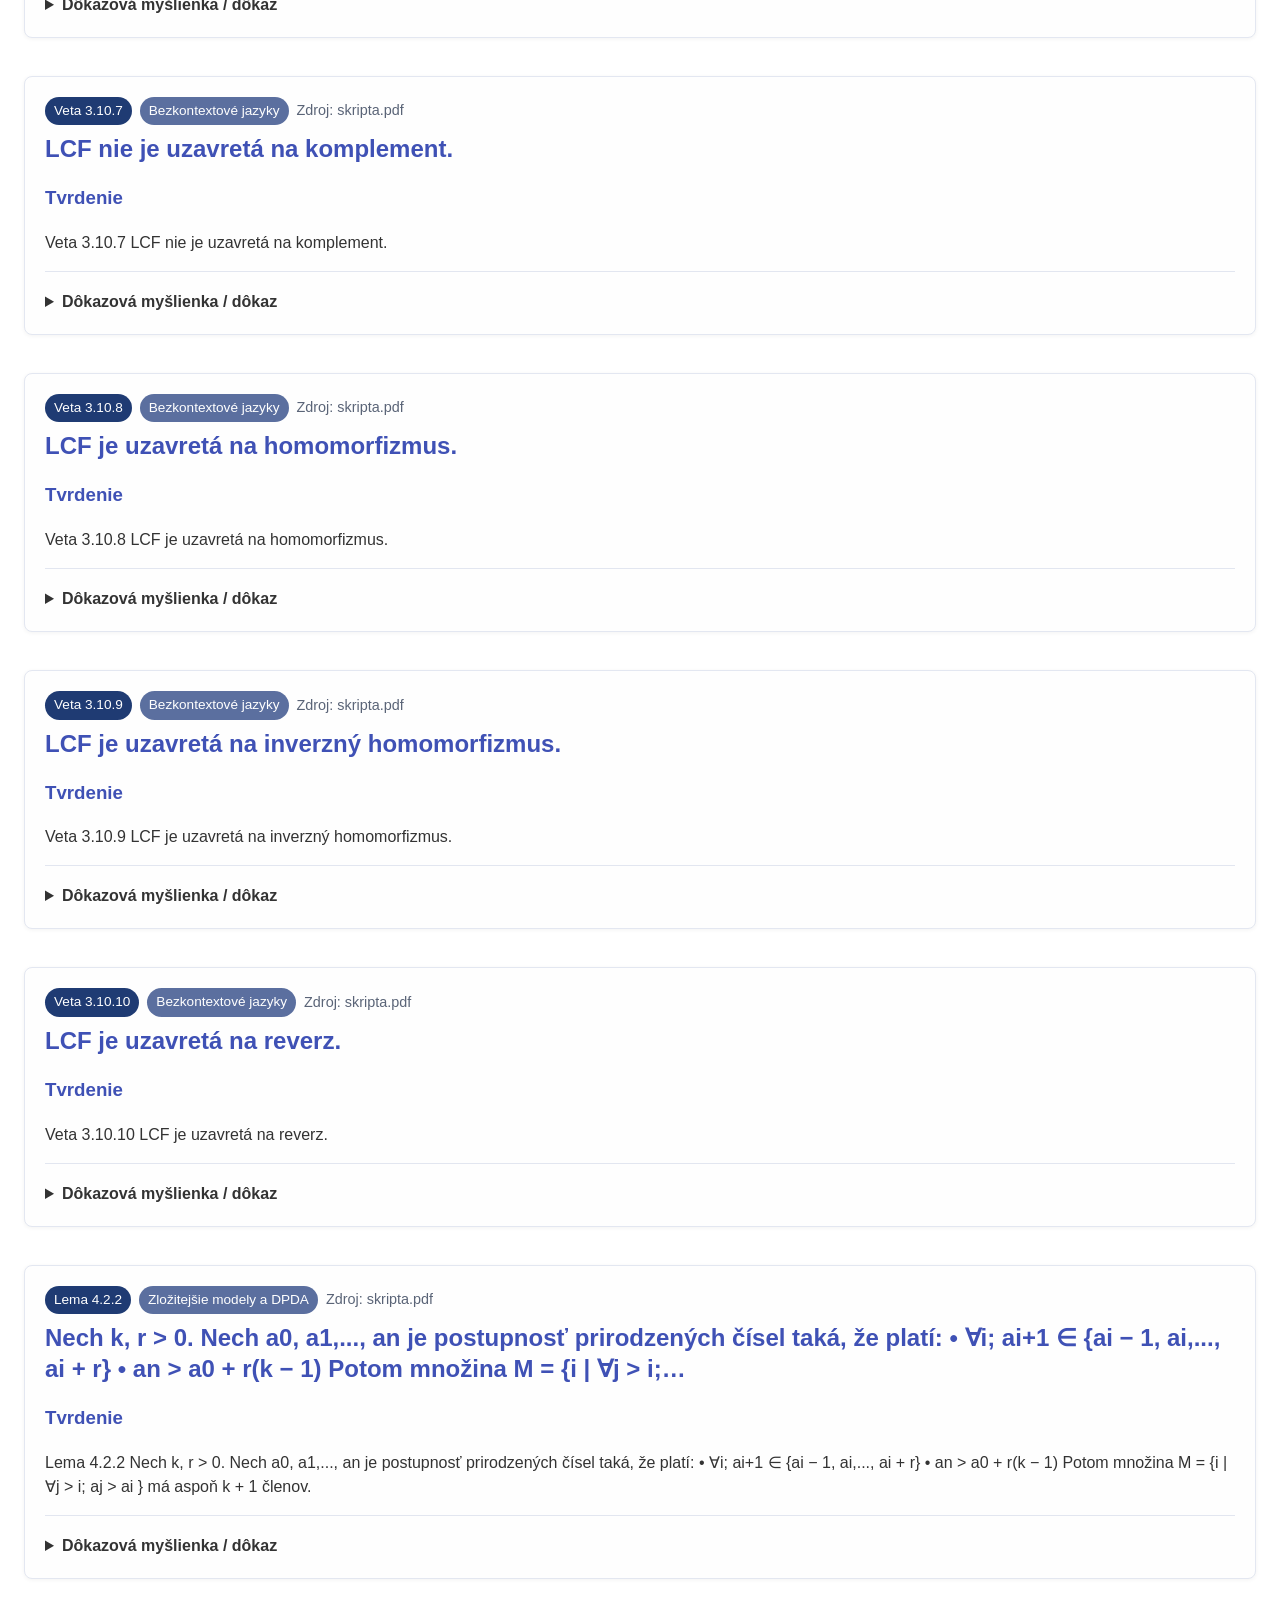
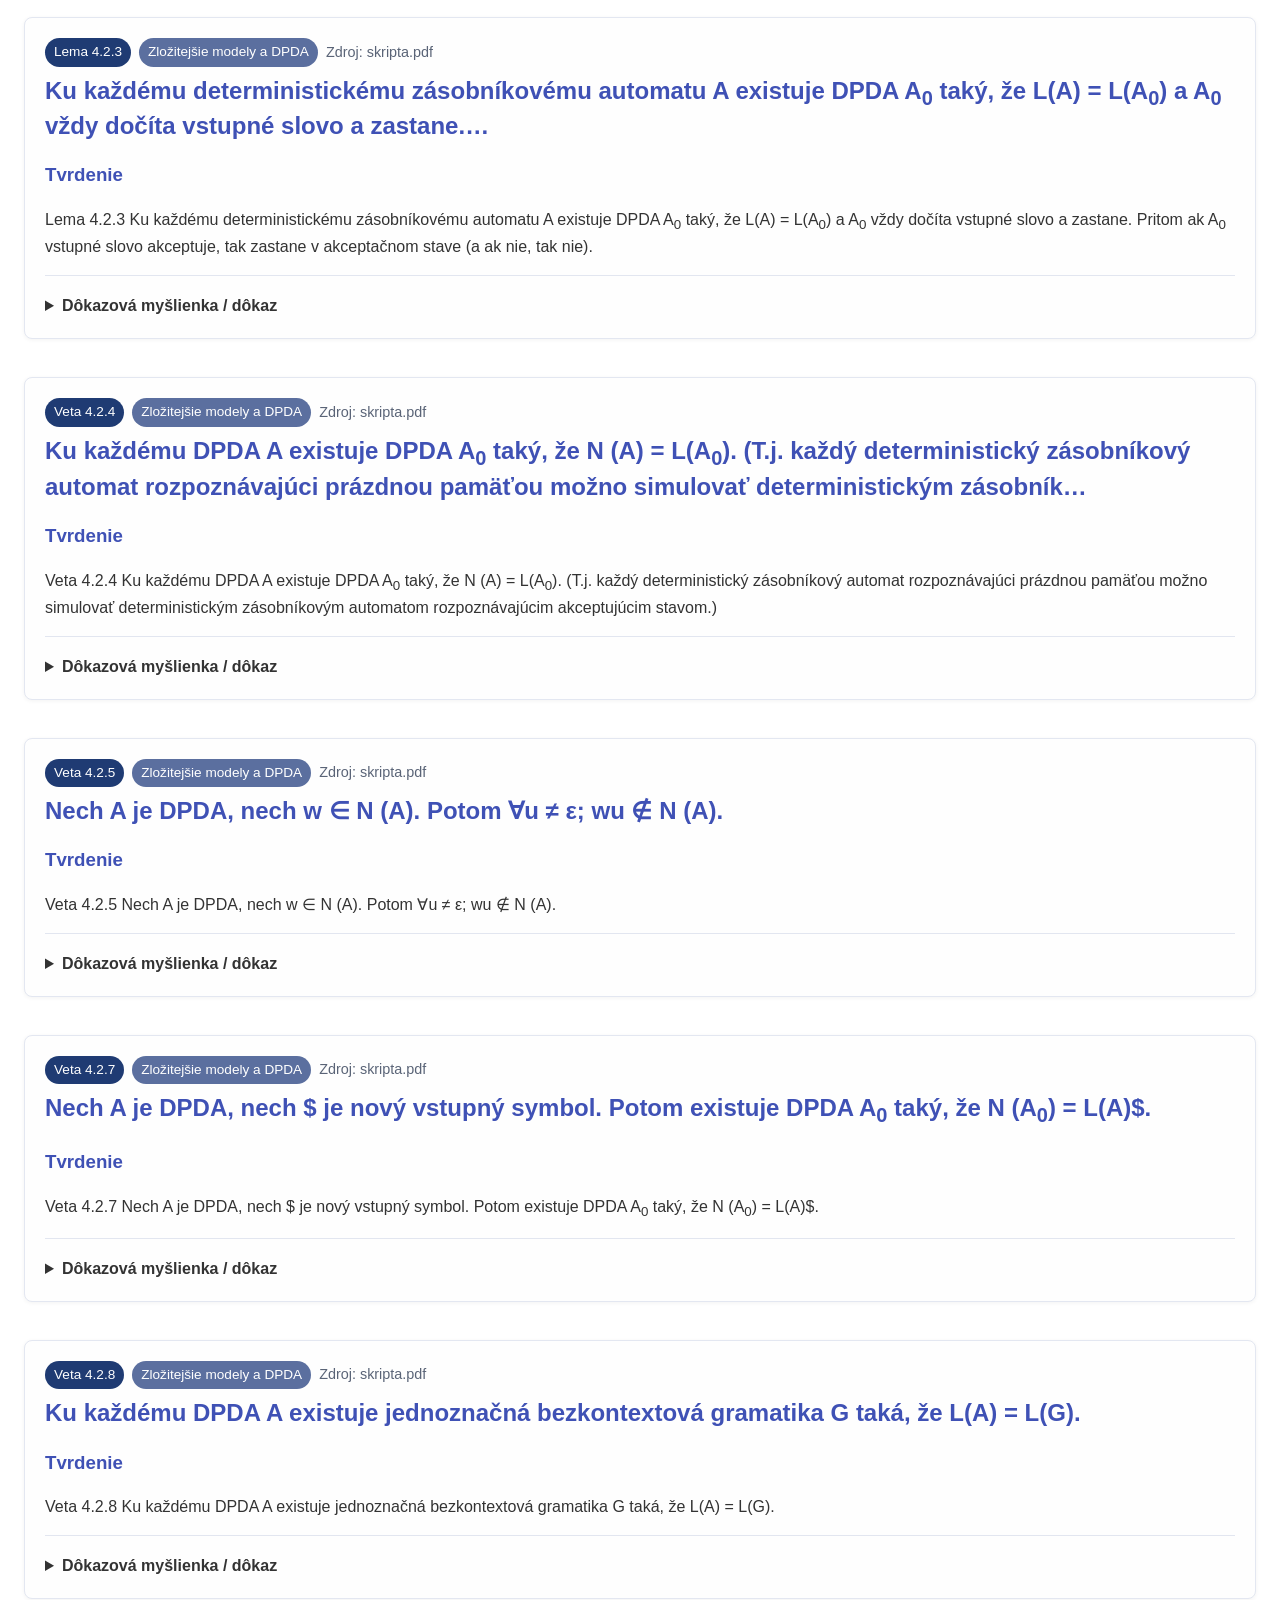
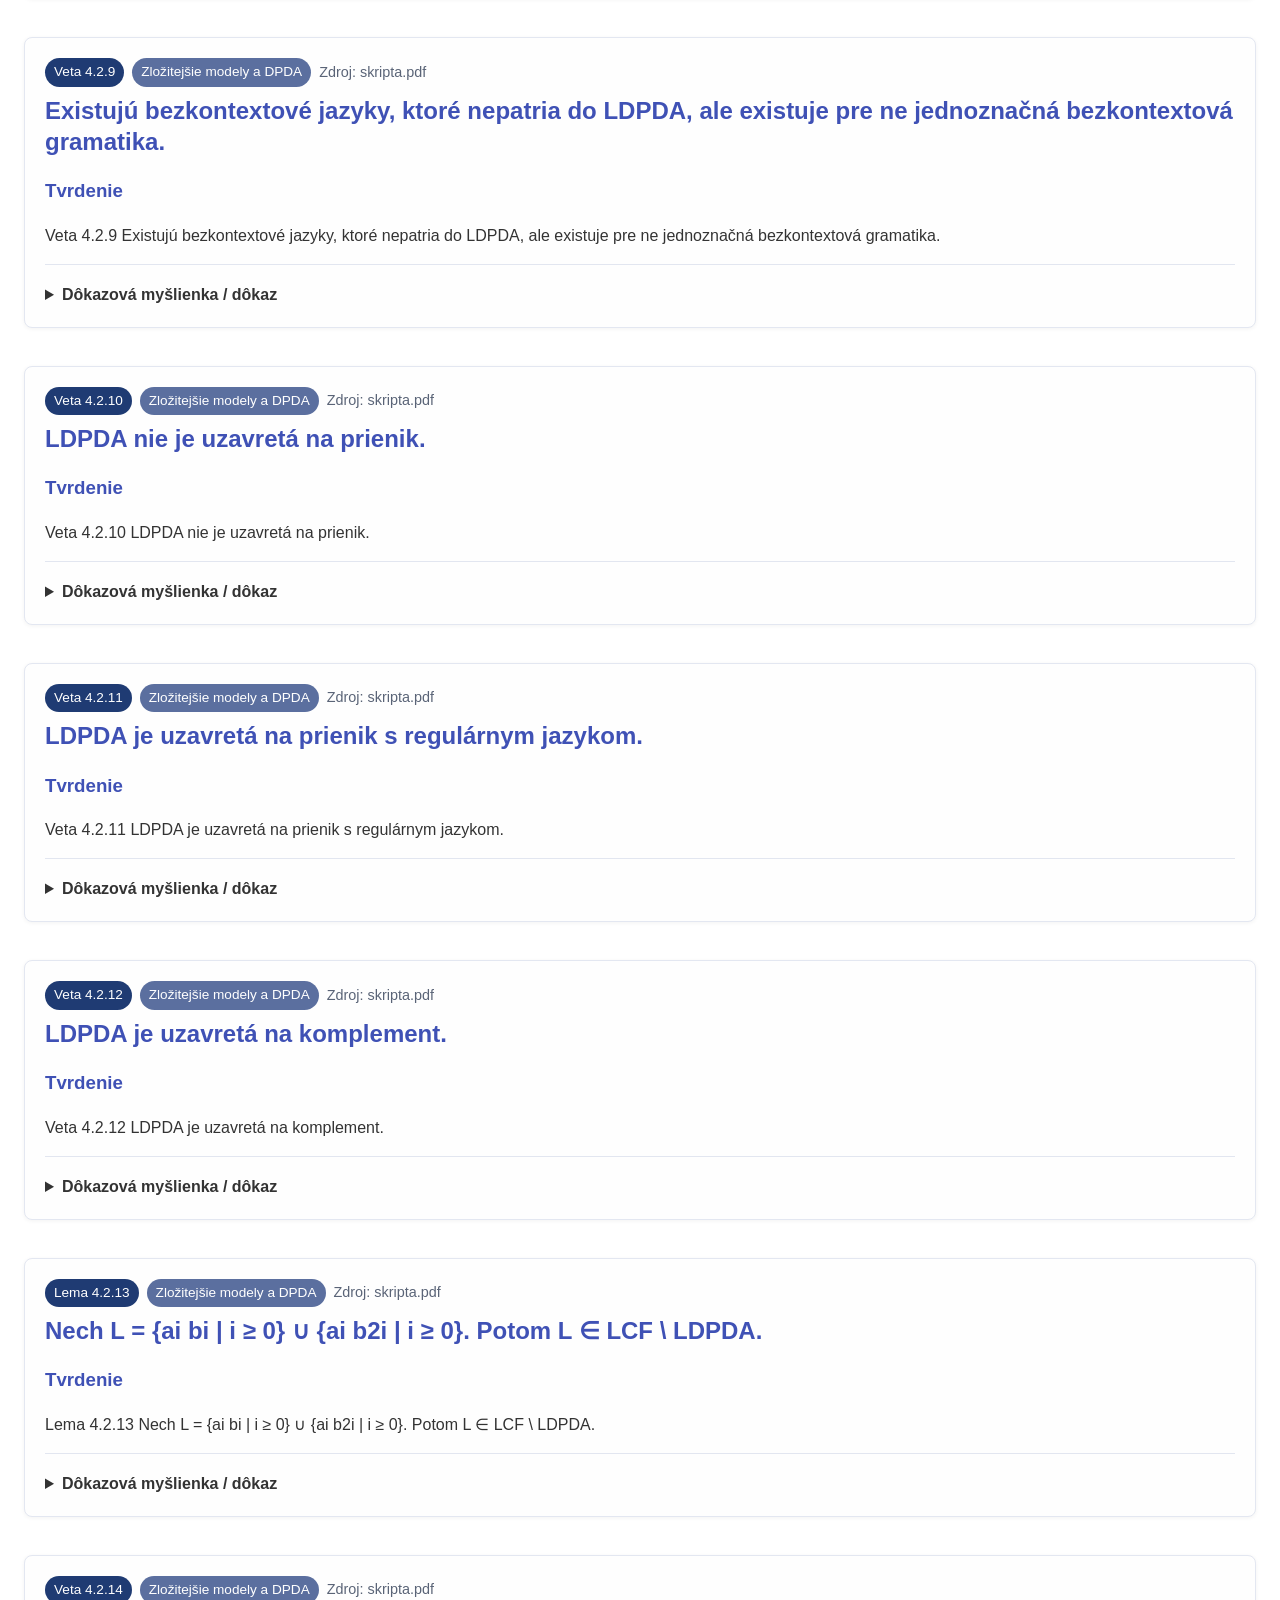
<file: proofs.html>
<!DOCTYPE html>
<html lang="sk">
<head>
  <meta charset="UTF-8">
  <meta name="viewport" content="width=device-width, initial-scale=1.0">
  <title>TZIV – Dôkazy</title>
  <link rel="stylesheet" href="style.css">
</head>
<body class="proofs-page">
  <header>
    <nav>
      <a href="index.html">Domov</a>
      <a href="ram.html">RAM</a>
      <a href="abacus.html">Počítadlo</a>
      <a href="turing.html">Turingov stroj</a>
      <a href="automata.html">Automaty</a>
      <a href="proofs.html" class="active">Dôkazy</a>
      <a href="test.html">Test</a>
    </nav>
  </header>

  <main>
    <h1>Dôkazy, vety a lemy</h1>

    <details class="howto card" open>
      <summary><strong>Ako používať stránku</strong></summary>
      <div class="guide-content">
        <p>Táto stránka zhromažďuje vybrané dôkazové výsledky zo skrípt a prezentácií k TZIV. Z pôvodného zoznamu boli ponechané iba dôkazy označené ako „treba“. Zápisy sú prepísané do čitateľnej HTML podoby bez nefunkčného LaTeXu, napr. používame Σ, ε, ∪, ∩, →, ≤, ⊆, q<sub>0</sub> a horné/dolné indexy.</p>
        <ul>
          <li>Vyberte okruhy pomocou filtrov.</li>
          <li>Do vyhľadávania píšte názov vety, operáciu, triedu jazykov alebo model, napr. „Kleene“, „LCF“, „komplement“, „Rice“, „Savitch“, „RAM“, „AM“, „TS“, „ekvivalencia“.</li>
          <li>Karta obsahuje tvrdenie a stručnú dôkazovú myšlienku. Cieľom je rýchle opakovanie pred skúškou, nie nahradiť celé skriptá.</li>
          <li>Okruh <strong>Ekvivalencie a simulácie modelov</strong> obsahuje najmä ponechané dôkazy z prehľadového obrázka: RAM ⇔ TS, AM ⇔ TS, RAM ⇔ AM a pomocné konštrukcie.</li>
        </ul>
      </div>
    </details>

    <section class="card proof-controls-card">
      <h2>Výber okruhov a vyhľadávanie</h2>
      <label for="proof-search">Vyhľadávanie v dôkazoch</label>
      <input id="proof-search" type="search" placeholder="napr. pumpovacia lema, uzavretá na prienik, Turing, Rice, Chomského...">
      <div id="proof-topic-filters" class="proof-topic-filters"></div>
      <div class="controls">
        <button id="proof-select-all" type="button">Vybrať všetko</button>
        <button id="proof-clear" type="button">Zrušiť výber</button>
      </div>
      <p id="proof-count" class="muted"></p>
    </section>

    <section id="proof-list" class="proof-list"></section>
  </main>

  <script src="proofs.js"></script>
</body>
</html>
</file>
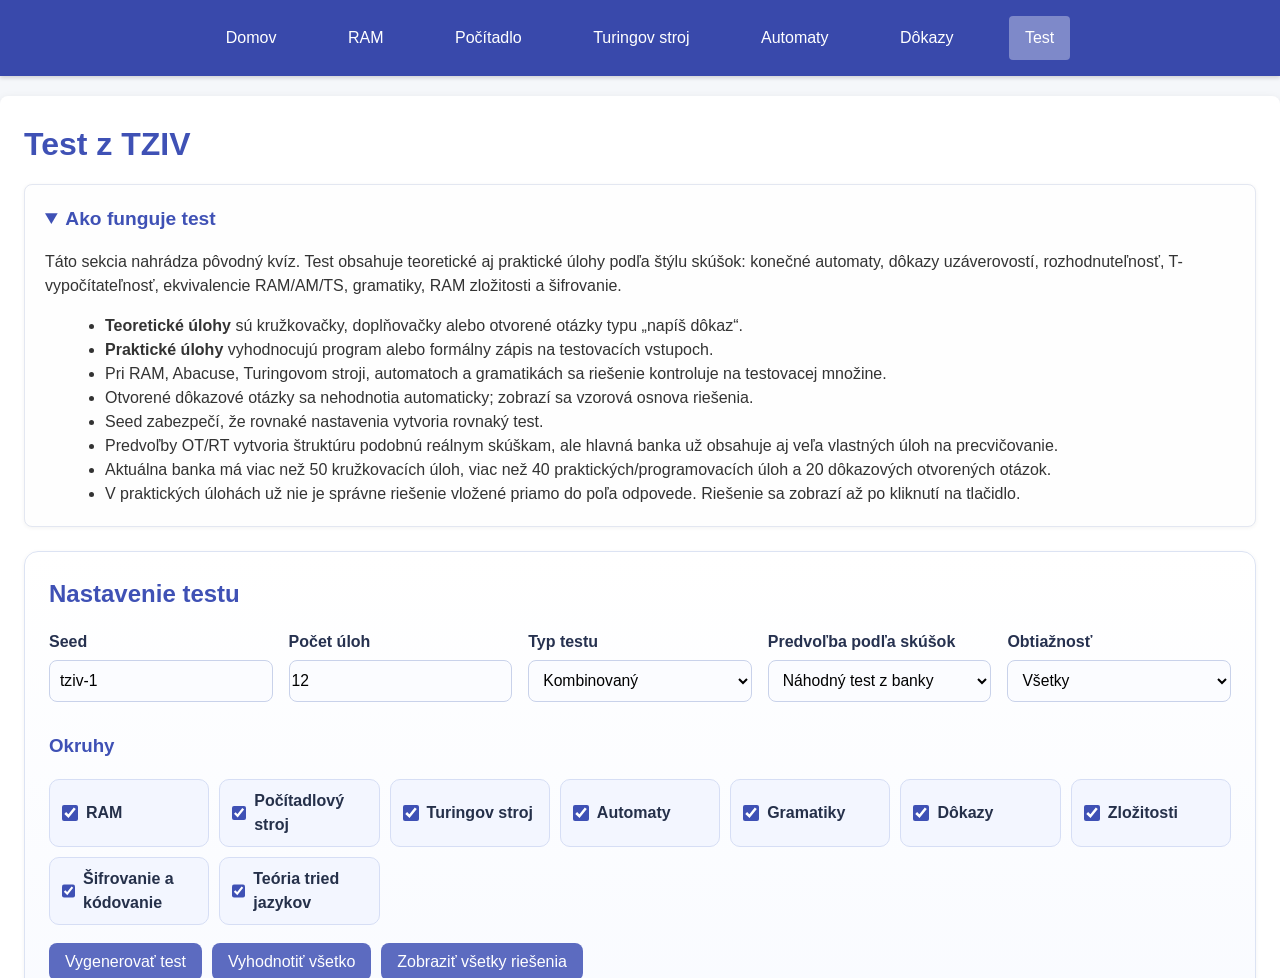
<file: quiz.html>
<!DOCTYPE html>
<html lang="sk">
<head>
  <meta charset="UTF-8">
  <meta http-equiv="refresh" content="0; url=test.html">
  <title>TZIV – Test</title>
</head>
<body>
  <p>Stránka Kvíz bola premenovaná na <a href="test.html">Test</a>.</p>
</body>
</html>
</file>
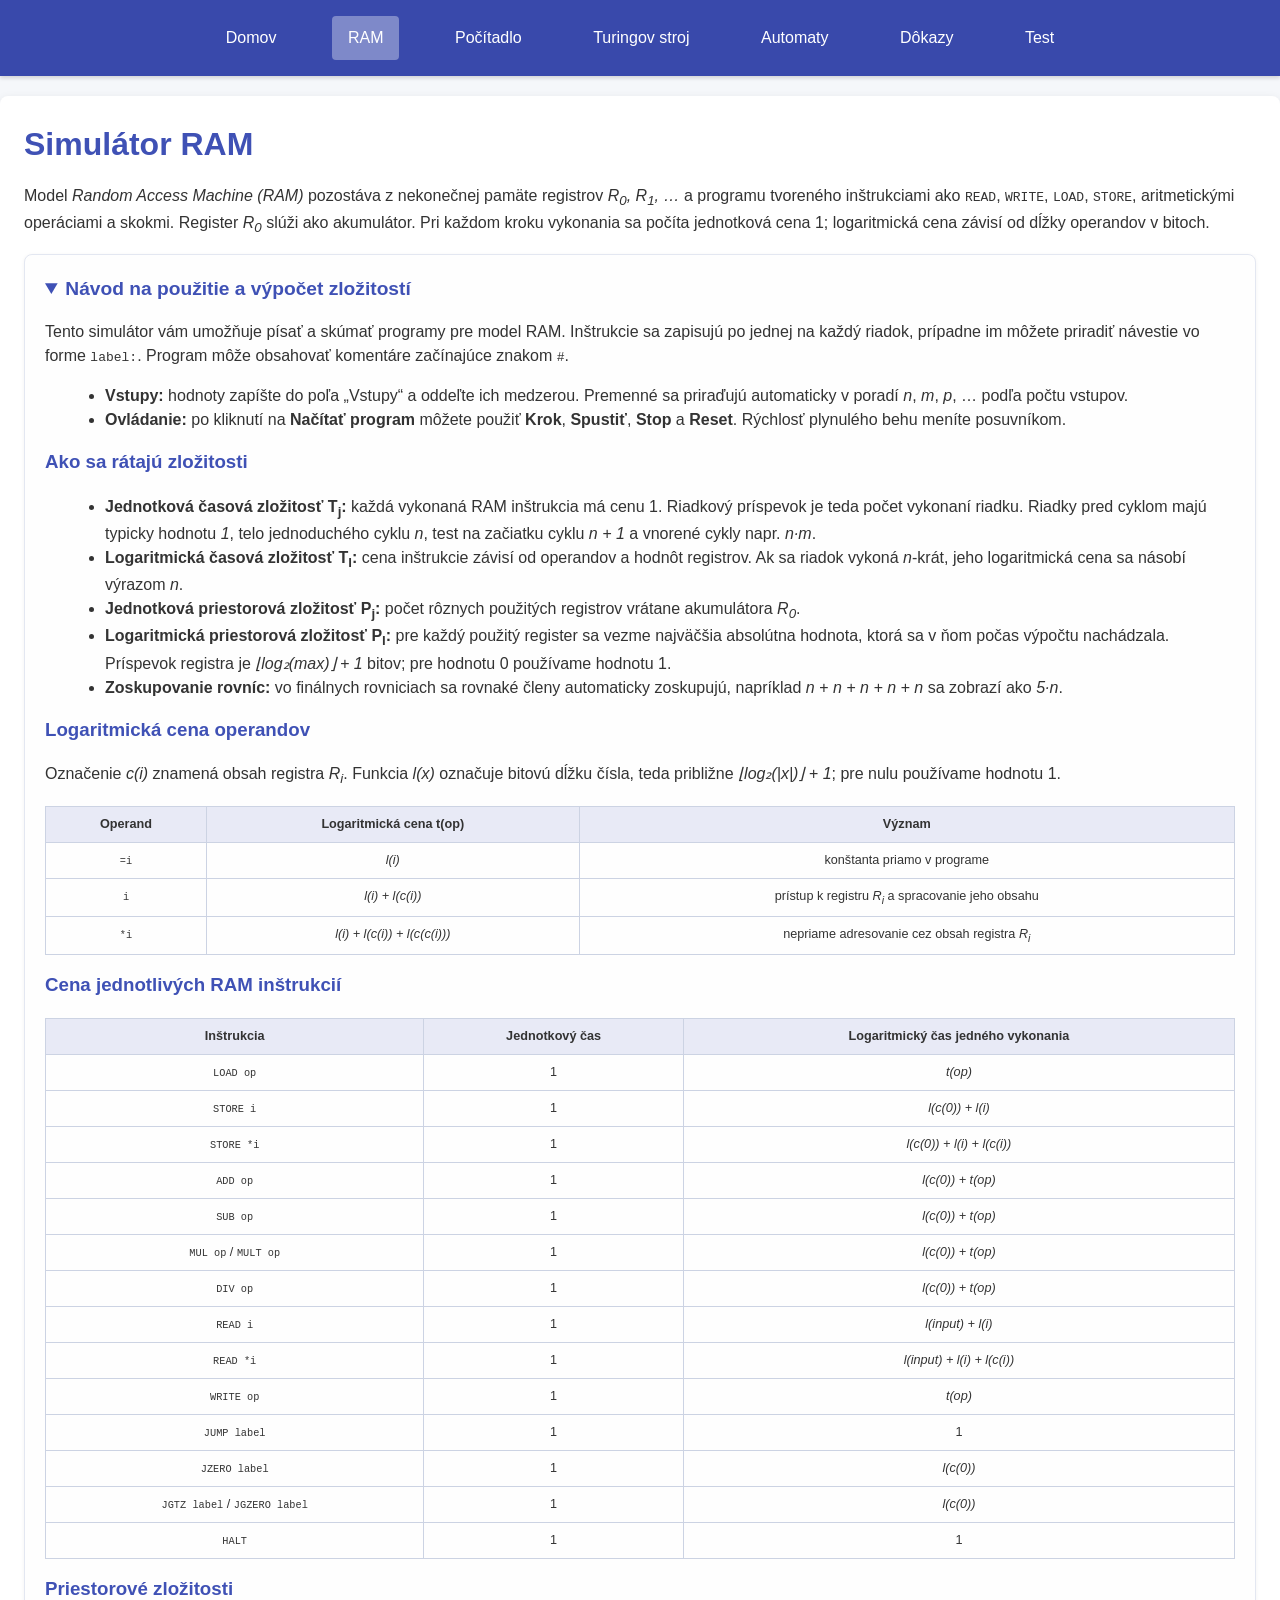
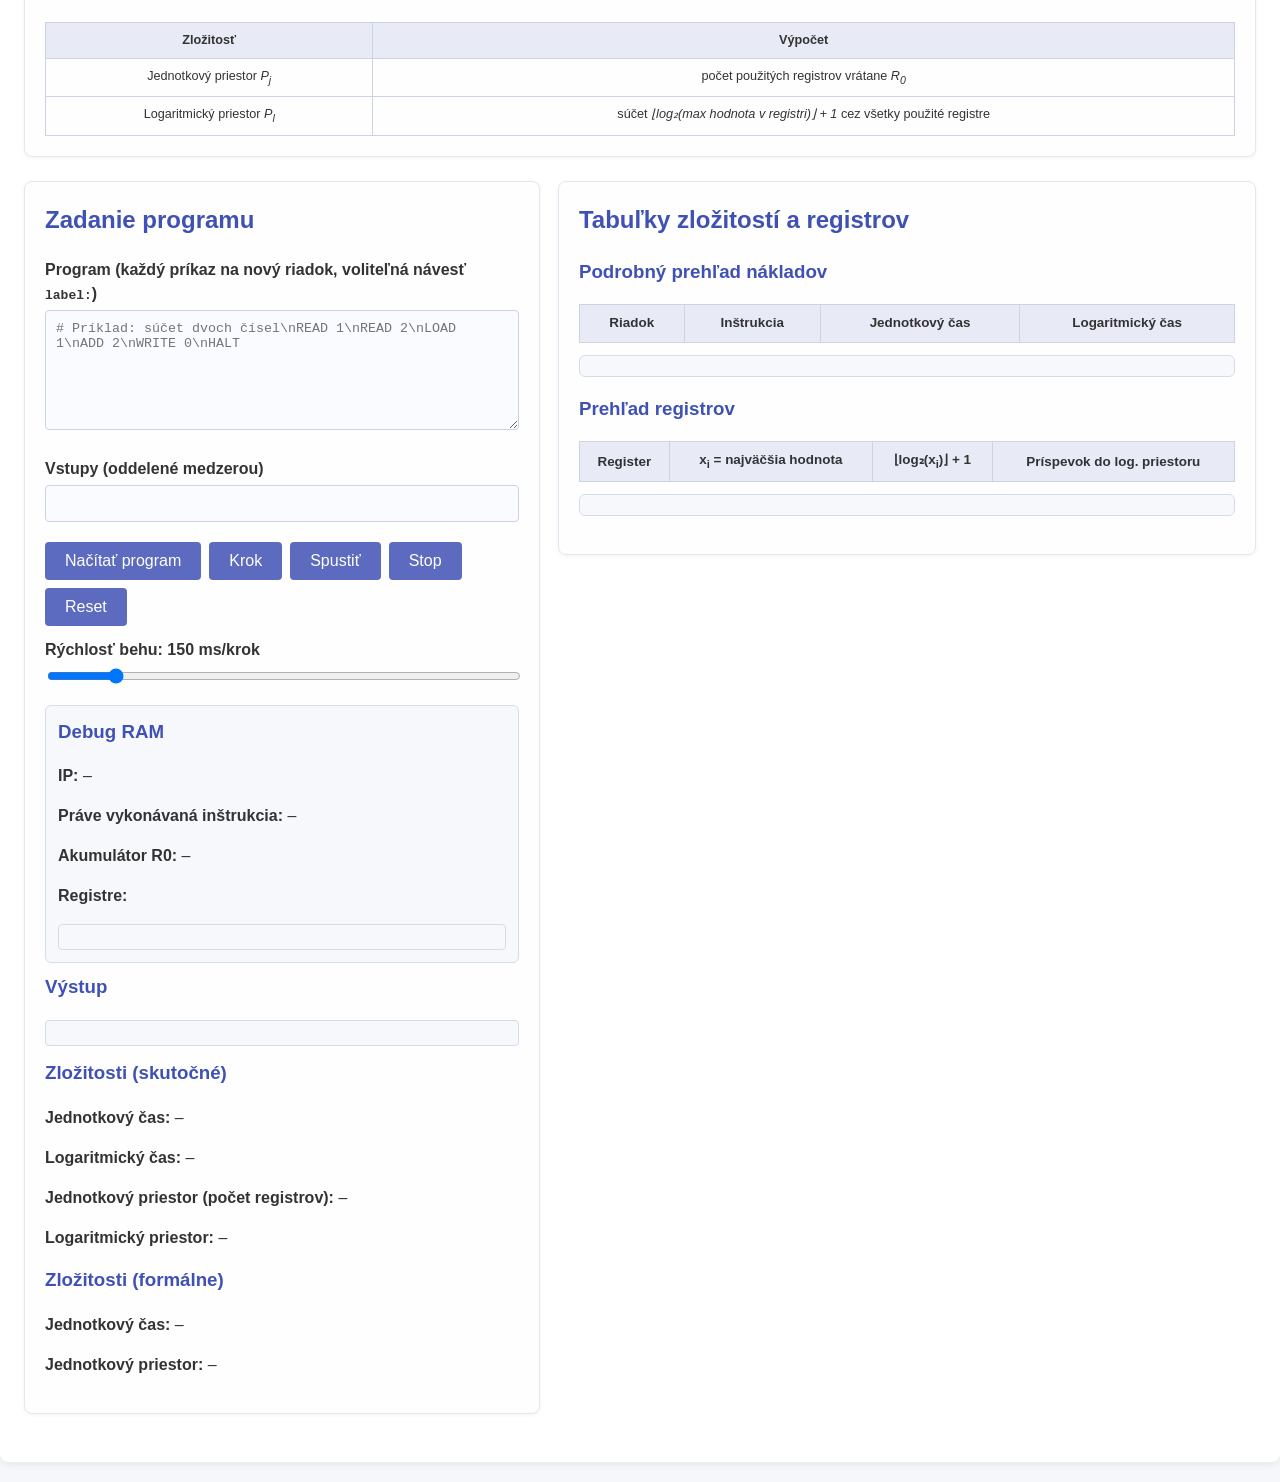
<file: ram.html>
<!DOCTYPE html>
<html lang="sk">
<head>
  <meta charset="UTF-8">
  <meta name="viewport" content="width=device-width, initial-scale=1.0">
  <title>TZIV – RAM simulátor</title>
  <link rel="stylesheet" href="style.css">
</head>
<body class="ram-page">
  <header>
    <nav>
      <a href="index.html">Domov</a>
      <a href="ram.html" class="active">RAM</a>
      <a href="abacus.html">Počítadlo</a>
      <a href="turing.html">Turingov stroj</a>
      <a href="automata.html">Automaty</a>
      <a href="proofs.html">Dôkazy</a>
      <a href="test.html">Test</a>
    </nav>
  </header>
  <main>
    <h1>Simulátor RAM</h1>
    <p>
      Model <em>Random Access Machine&nbsp;(RAM)</em> pozostáva z nekonečnej pamäte registrov <em>R<sub>0</sub>, R<sub>1</sub>, …</em> a programu tvoreného inštrukciami
      ako <code>READ</code>, <code>WRITE</code>, <code>LOAD</code>, <code>STORE</code>, aritmetickými operáciami a skokmi. Register
      <em>R<sub>0</sub></em> slúži ako akumulátor. Pri každom kroku vykonania sa počíta jednotková cena 1; logaritmická cena závisí od dĺžky operandov v bitoch.
    </p>
    <details class="howto card" open>
      <summary>Návod na použitie a výpočet zložitostí</summary>
      <div class="howto-content">
        <p>Tento simulátor vám umožňuje písať a skúmať programy pre model RAM. Inštrukcie sa zapisujú po jednej na každý riadok, prípadne im môžete priradiť návestie vo forme <code>label:</code>. Program môže obsahovať komentáre začínajúce znakom <code>#</code>.</p>
        <ul>
          <li><strong>Vstupy:</strong> hodnoty zapíšte do poľa „Vstupy“ a oddeľte ich medzerou. Premenné sa priraďujú automaticky v poradí <em>n</em>, <em>m</em>, <em>p</em>, … podľa počtu vstupov.</li>
          <li><strong>Ovládanie:</strong> po kliknutí na <strong>Načítať program</strong> môžete použiť <strong>Krok</strong>, <strong>Spustiť</strong>, <strong>Stop</strong> a <strong>Reset</strong>. Rýchlosť plynulého behu meníte posuvníkom.</li>
        </ul>
        <h3>Ako sa rátajú zložitosti</h3>
        <ul>
          <li><strong>Jednotková časová zložitosť T<sub>j</sub>:</strong> každá vykonaná RAM inštrukcia má cenu 1. Riadkový príspevok je teda počet vykonaní riadku. Riadky pred cyklom majú typicky hodnotu <em>1</em>, telo jednoduchého cyklu <em>n</em>, test na začiatku cyklu <em>n + 1</em> a vnorené cykly napr. <em>n·m</em>.</li>
          <li><strong>Logaritmická časová zložitosť T<sub>l</sub>:</strong> cena inštrukcie závisí od operandov a hodnôt registrov. Ak sa riadok vykoná <em>n</em>-krát, jeho logaritmická cena sa násobí výrazom <em>n</em>.</li>
          <li><strong>Jednotková priestorová zložitosť P<sub>j</sub>:</strong> počet rôznych použitých registrov vrátane akumulátora <em>R<sub>0</sub></em>.</li>
          <li><strong>Logaritmická priestorová zložitosť P<sub>l</sub>:</strong> pre každý použitý register sa vezme najväčšia absolútna hodnota, ktorá sa v ňom počas výpočtu nachádzala. Príspevok registra je <em>⌊log₂(max)⌋ + 1</em> bitov; pre hodnotu 0 používame hodnotu 1.</li>
          <li><strong>Zoskupovanie rovníc:</strong> vo finálnych rovniciach sa rovnaké členy automaticky zoskupujú, napríklad <em>n + n + n + n + n</em> sa zobrazí ako <em>5·n</em>.</li>
        </ul>

        <h3>Logaritmická cena operandov</h3>
        <p>Označenie <em>c(i)</em> znamená obsah registra <em>R<sub>i</sub></em>. Funkcia <em>l(x)</em> označuje bitovú dĺžku čísla, teda približne <em>⌊log₂(|x|)⌋ + 1</em>; pre nulu používame hodnotu 1.</p>
        <table class="cost-table compact-table">
          <thead>
            <tr><th>Operand</th><th>Logaritmická cena t(op)</th><th>Význam</th></tr>
          </thead>
          <tbody>
            <tr><td><code>=i</code></td><td><em>l(i)</em></td><td>konštanta priamo v programe</td></tr>
            <tr><td><code>i</code></td><td><em>l(i) + l(c(i))</em></td><td>prístup k registru <em>R<sub>i</sub></em> a spracovanie jeho obsahu</td></tr>
            <tr><td><code>*i</code></td><td><em>l(i) + l(c(i)) + l(c(c(i)))</em></td><td>nepriame adresovanie cez obsah registra <em>R<sub>i</sub></em></td></tr>
          </tbody>
        </table>

        <h3>Cena jednotlivých RAM inštrukcií</h3>
        <table class="cost-table compact-table">
          <thead>
            <tr><th>Inštrukcia</th><th>Jednotkový čas</th><th>Logaritmický čas jedného vykonania</th></tr>
          </thead>
          <tbody>
            <tr><td><code>LOAD op</code></td><td>1</td><td><em>t(op)</em></td></tr>
            <tr><td><code>STORE i</code></td><td>1</td><td><em>l(c(0)) + l(i)</em></td></tr>
            <tr><td><code>STORE *i</code></td><td>1</td><td><em>l(c(0)) + l(i) + l(c(i))</em></td></tr>
            <tr><td><code>ADD op</code></td><td>1</td><td><em>l(c(0)) + t(op)</em></td></tr>
            <tr><td><code>SUB op</code></td><td>1</td><td><em>l(c(0)) + t(op)</em></td></tr>
            <tr><td><code>MUL op</code> / <code>MULT op</code></td><td>1</td><td><em>l(c(0)) + t(op)</em></td></tr>
            <tr><td><code>DIV op</code></td><td>1</td><td><em>l(c(0)) + t(op)</em></td></tr>
            <tr><td><code>READ i</code></td><td>1</td><td><em>l(input) + l(i)</em></td></tr>
            <tr><td><code>READ *i</code></td><td>1</td><td><em>l(input) + l(i) + l(c(i))</em></td></tr>
            <tr><td><code>WRITE op</code></td><td>1</td><td><em>t(op)</em></td></tr>
            <tr><td><code>JUMP label</code></td><td>1</td><td>1</td></tr>
            <tr><td><code>JZERO label</code></td><td>1</td><td><em>l(c(0))</em></td></tr>
            <tr><td><code>JGTZ label</code> / <code>JGZERO label</code></td><td>1</td><td><em>l(c(0))</em></td></tr>
            <tr><td><code>HALT</code></td><td>1</td><td>1</td></tr>
          </tbody>
        </table>

        <h3>Priestorové zložitosti</h3>
        <table class="cost-table compact-table">
          <thead>
            <tr><th>Zložitosť</th><th>Výpočet</th></tr>
          </thead>
          <tbody>
            <tr><td>Jednotkový priestor <em>P<sub>j</sub></em></td><td>počet použitých registrov vrátane <em>R<sub>0</sub></em></td></tr>
            <tr><td>Logaritmický priestor <em>P<sub>l</sub></em></td><td>súčet <em>⌊log₂(max hodnota v registri)⌋ + 1</em> cez všetky použité registre</td></tr>
          </tbody>
        </table>
      </div>
    </details>
    <div class="ram-layout">
      <section class="card ram-editor">
      <h2>Zadanie programu</h2>
      <label for="ram-program">Program (každý príkaz na nový riadok, voliteľná návesť <code>label:</code>)</label>
      <textarea id="ram-program" placeholder="# Príklad: súčet dvoch čísel\nREAD 1\nREAD 2\nLOAD 1\nADD 2\nWRITE 0\nHALT"></textarea>
      <label for="ram-input">Vstupy (oddelené medzerou)</label>
      <input type="text" id="ram-input" value="">
      <!-- Premenné pre vstupy sa prideľujú automaticky (n, m, p, …) podľa poradia vstupov -->
      <div class="controls">
        <button id="ram-load" type="button">Načítať program</button>
        <button id="ram-step" type="button" disabled>Krok</button>
        <button id="ram-run" type="button" disabled>Spustiť</button>
        <button id="ram-stop" type="button" disabled>Stop</button>
        <button id="ram-reset" type="button">Reset</button>
      </div>
      <label class="speed-control" for="ram-speed">
        Rýchlosť behu: <span id="ram-speed-value">150 ms/krok</span>
        <input type="range" id="ram-speed" min="20" max="1000" step="10" value="150">
      </label>

      <div class="debug-panel" id="ram-debug">
        <h3>Debug RAM</h3>
        <p><strong>IP:</strong> <span id="ram-debug-ip">–</span></p>
        <p><strong>Práve vykonávaná inštrukcia:</strong> <span id="ram-debug-last">–</span></p>
        <p><strong>Akumulátor R0:</strong> <span id="ram-debug-r0">–</span></p>
        <p><strong>Registre:</strong></p>
        <pre id="ram-debug-registers" class="output compact-output"></pre>
      </div>
      <h3>Výstup</h3>
      <pre id="ram-output" class="output"></pre>
      <h3>Zložitosti (skutočné)</h3>
      <p><strong>Jednotkový čas:</strong> <span id="ram-unit-time">–</span></p>
      <p><strong>Logaritmický čas:</strong> <span id="ram-log-time">–</span></p>
      <p><strong>Jednotkový priestor (počet registrov):</strong> <span id="ram-unit-space">–</span></p>
      <p><strong>Logaritmický priestor:</strong> <span id="ram-log-space">–</span></p>
      <h3>Zložitosti (formálne)</h3>
      <p><strong>Jednotkový čas:</strong> <span id="ram-formula-unit">–</span></p>
      <p><strong>Jednotkový priestor:</strong> <span id="ram-formula-space">–</span></p>
      </section>
      <aside class="card ram-tables">
      <h2>Tabuľky zložitostí a registrov</h2>
      <h3>Podrobný prehľad nákladov</h3>
      <!-- Tabuľka pre jednotlivé inštrukcie: číslo riadku, príkaz, jednotkový čas a logaritmický čas ako rovnice -->
      <table class="cost-table" id="ram-cost-table">
        <thead>
          <tr>
            <th>Riadok</th>
            <th>Inštrukcia</th>
            <th>Jednotkový&nbsp;čas</th>
            <th>Logaritmický&nbsp;čas</th>
          </tr>
        </thead>
        <tbody></tbody>
      </table>
      <div id="ram-time-equations" class="equation-box"></div>

      <h3>Prehľad registrov</h3>
      <!-- Tabuľka pre použité registre: index, počet použití, maximálna hodnota, bitová dĺžka maxima a maximálne hodnoty a príspevky do logaritmického priestoru -->
      <table class="cost-table" id="ram-reg-table">
        <thead>
          <tr>
            <th>Register</th>
            <th>x<sub>i</sub> = najväčšia hodnota</th>
            <th>⌊log₂(x<sub>i</sub>)⌋ + 1</th>
            <th>Príspevok do log. priestoru</th>
          </tr>
        </thead>
        <tbody></tbody>
      </table>
      <div id="ram-space-equations" class="equation-box"></div>
      <div id="ram-loops-info"></div>
      </aside>
    </div>
  </main>
  <script src="ram.js"></script>
</body>
</html>
</file>
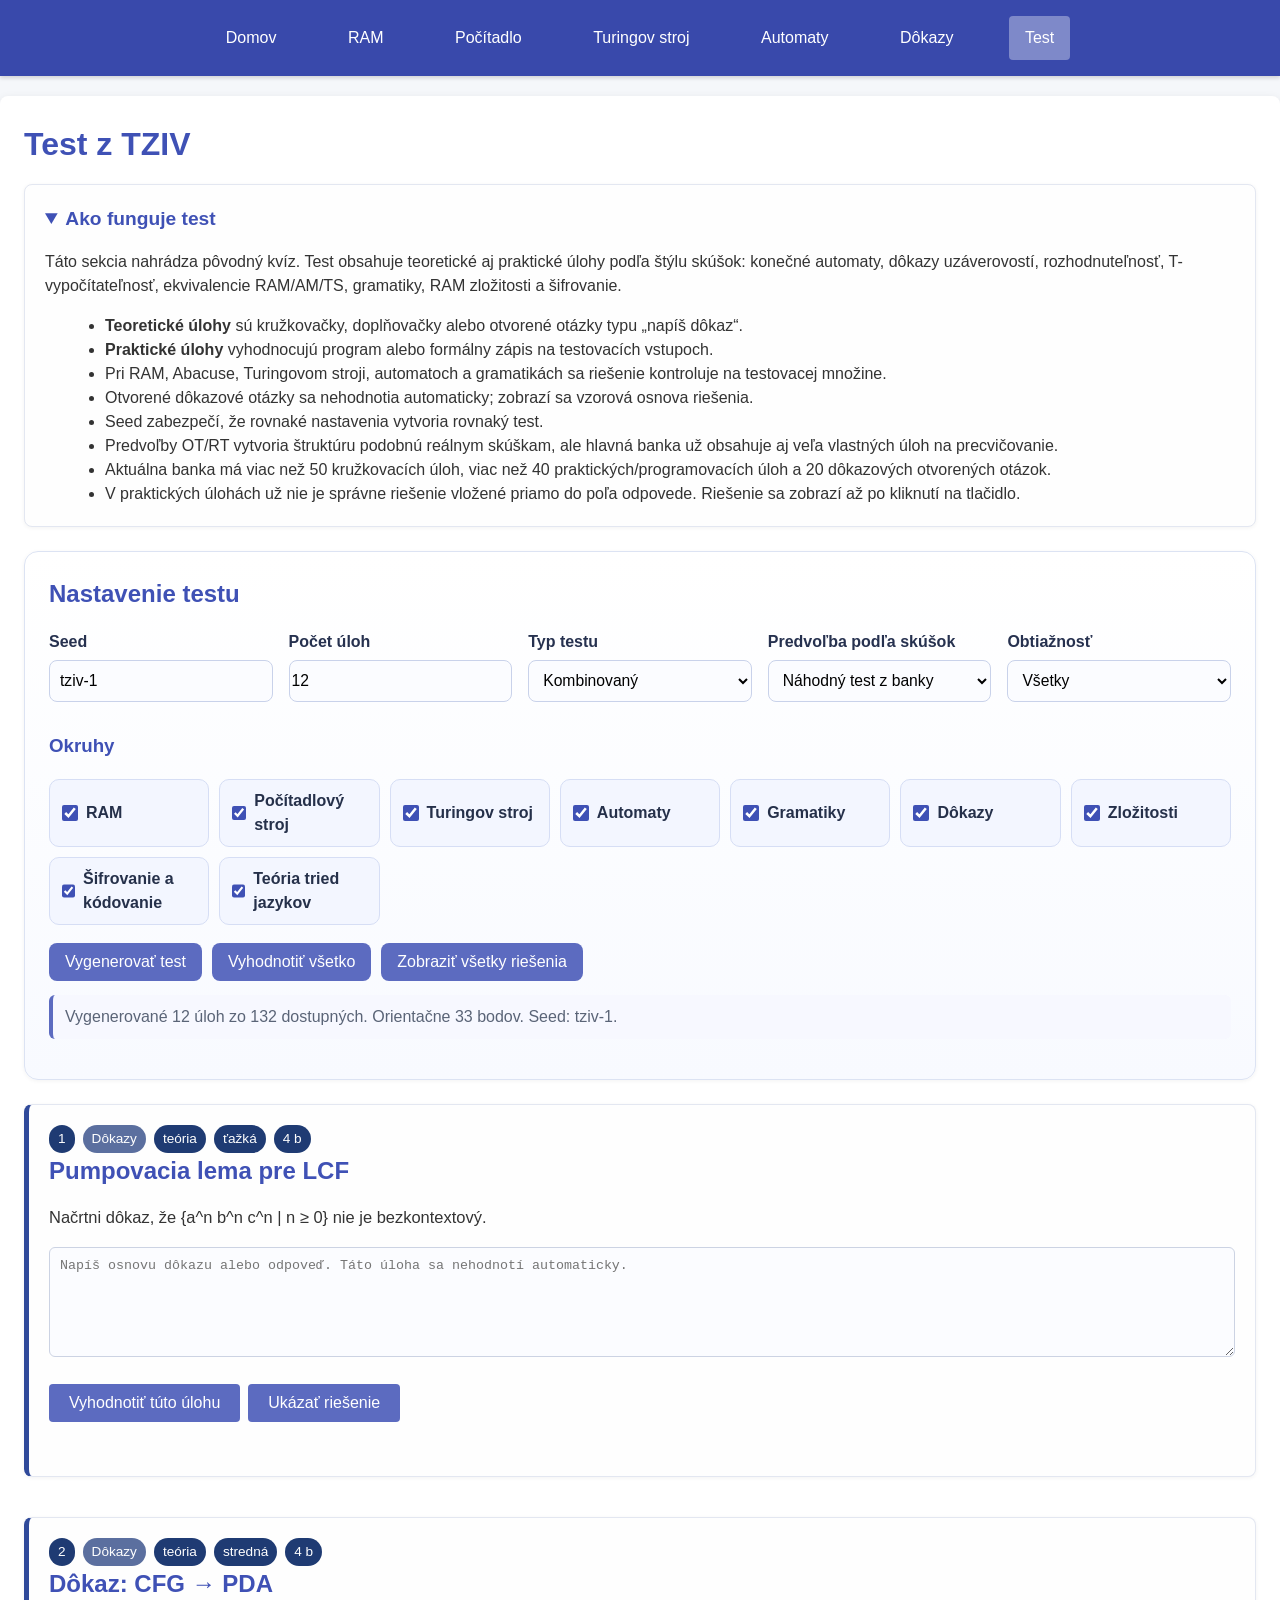
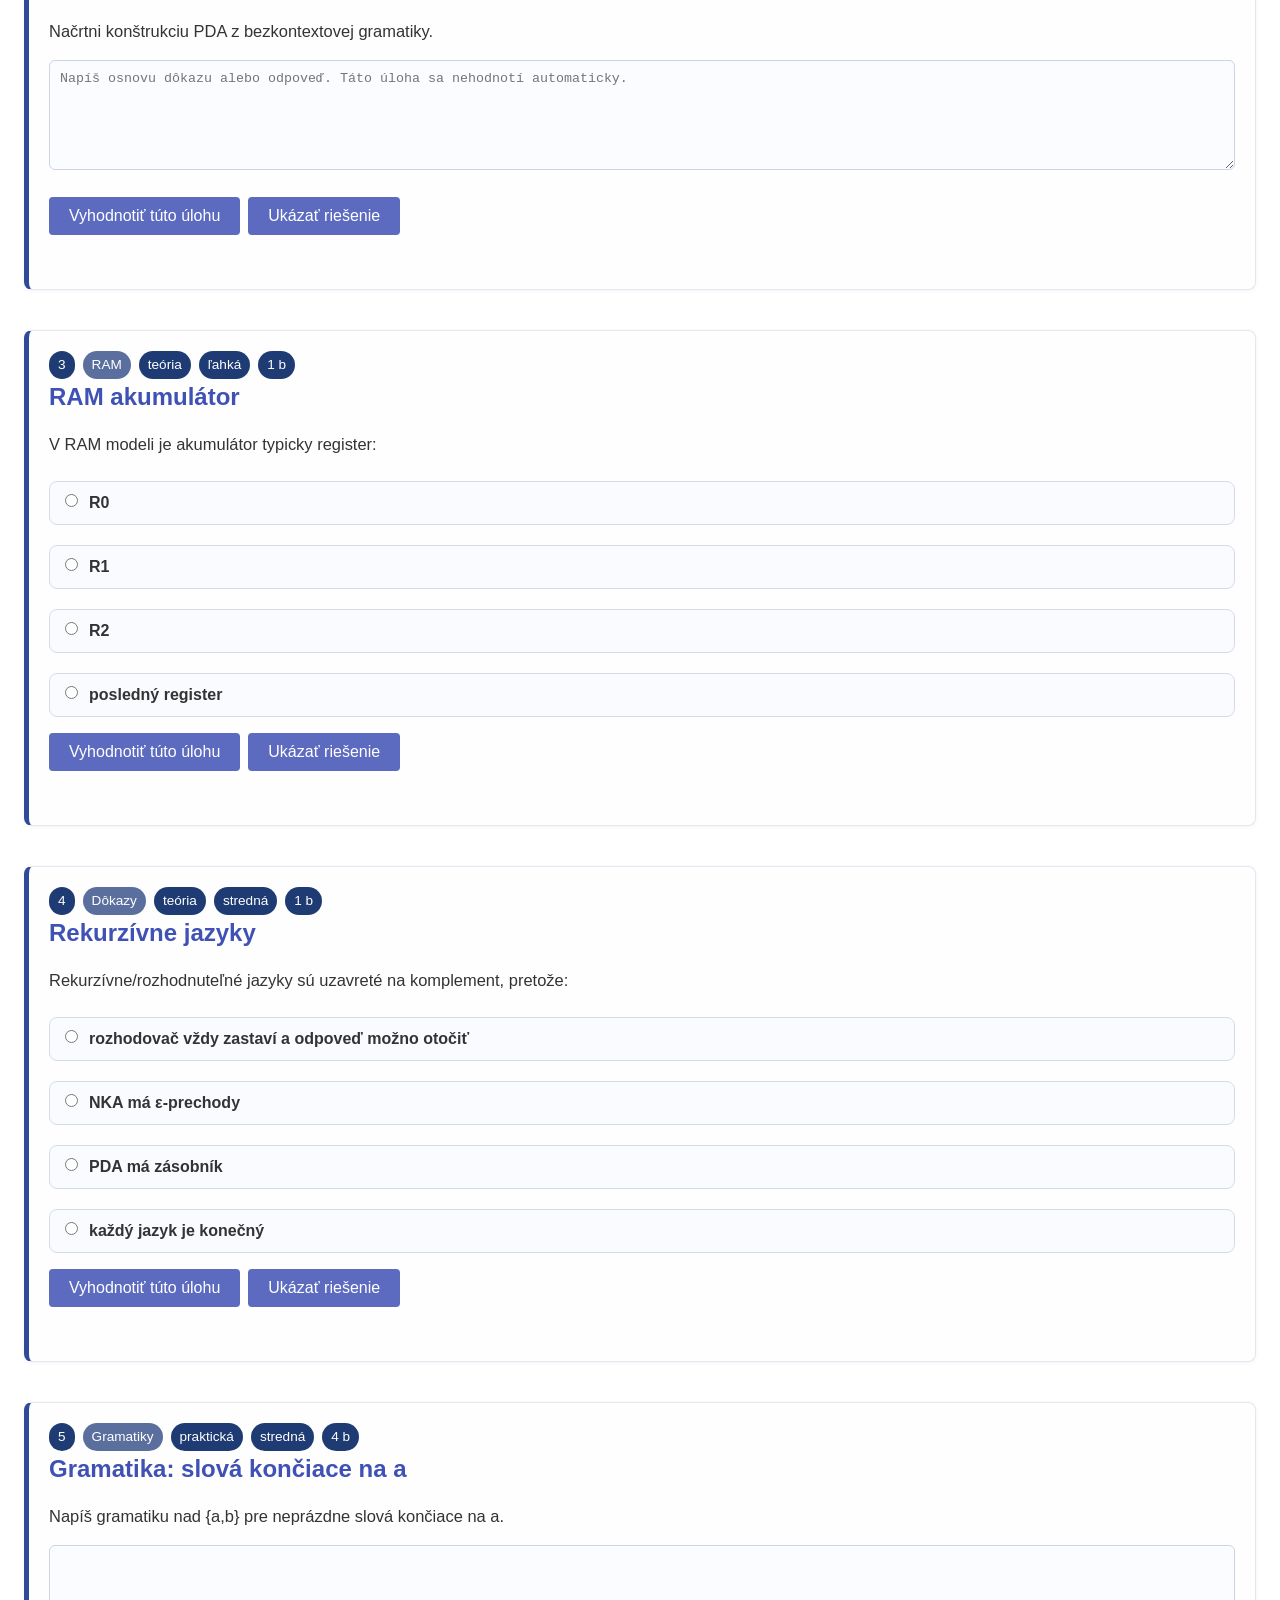
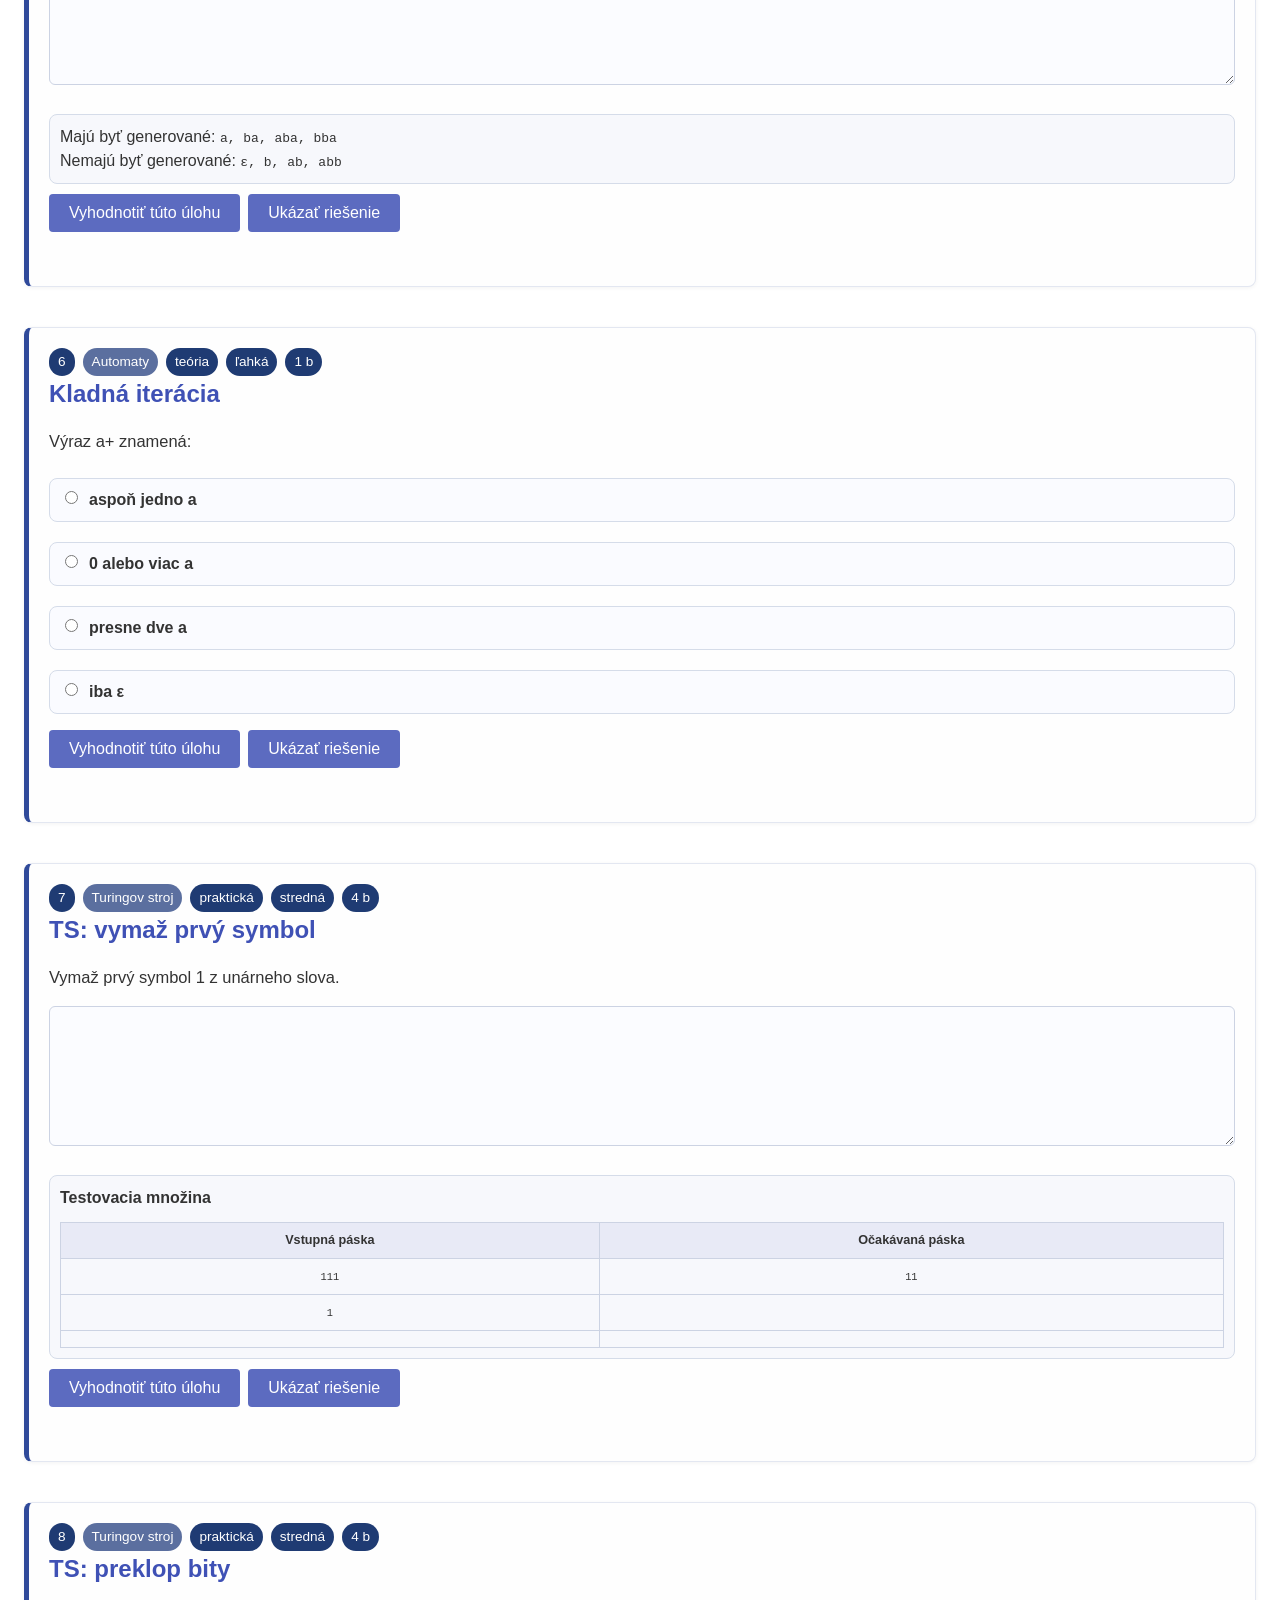
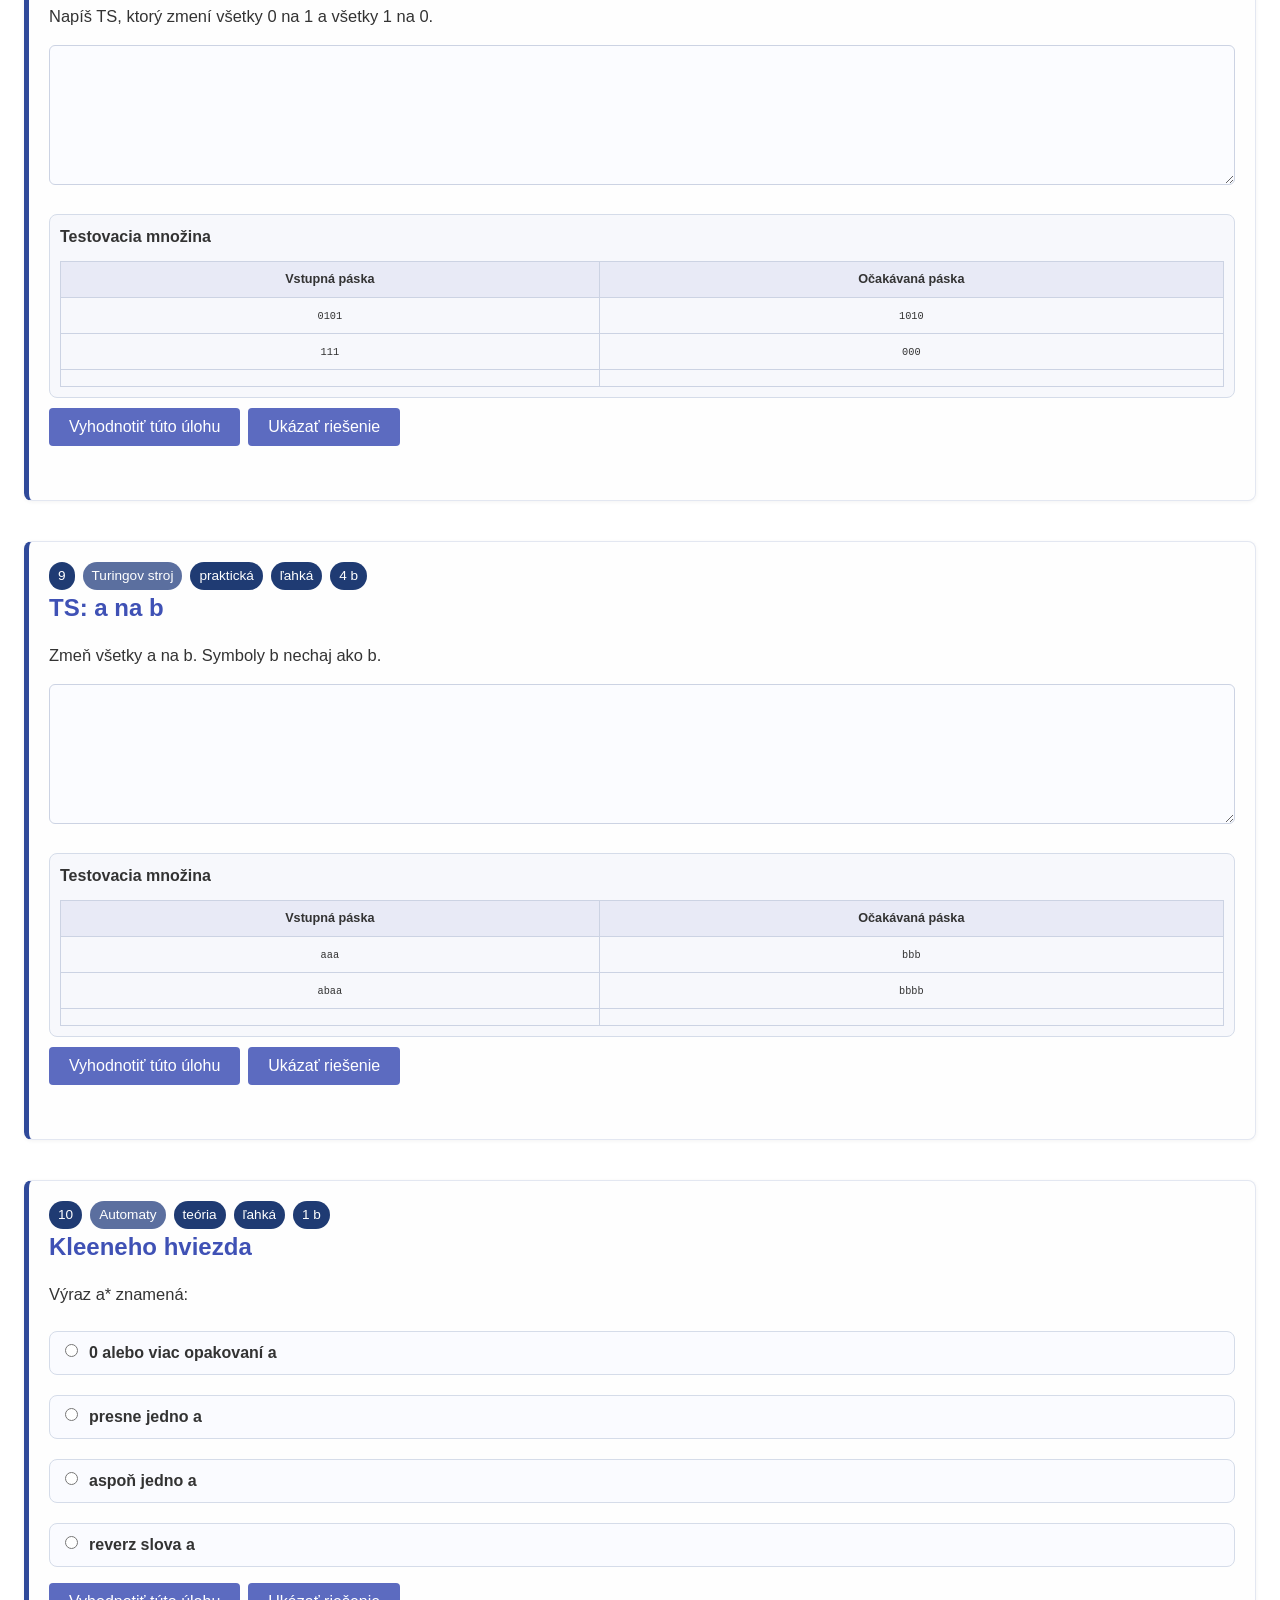
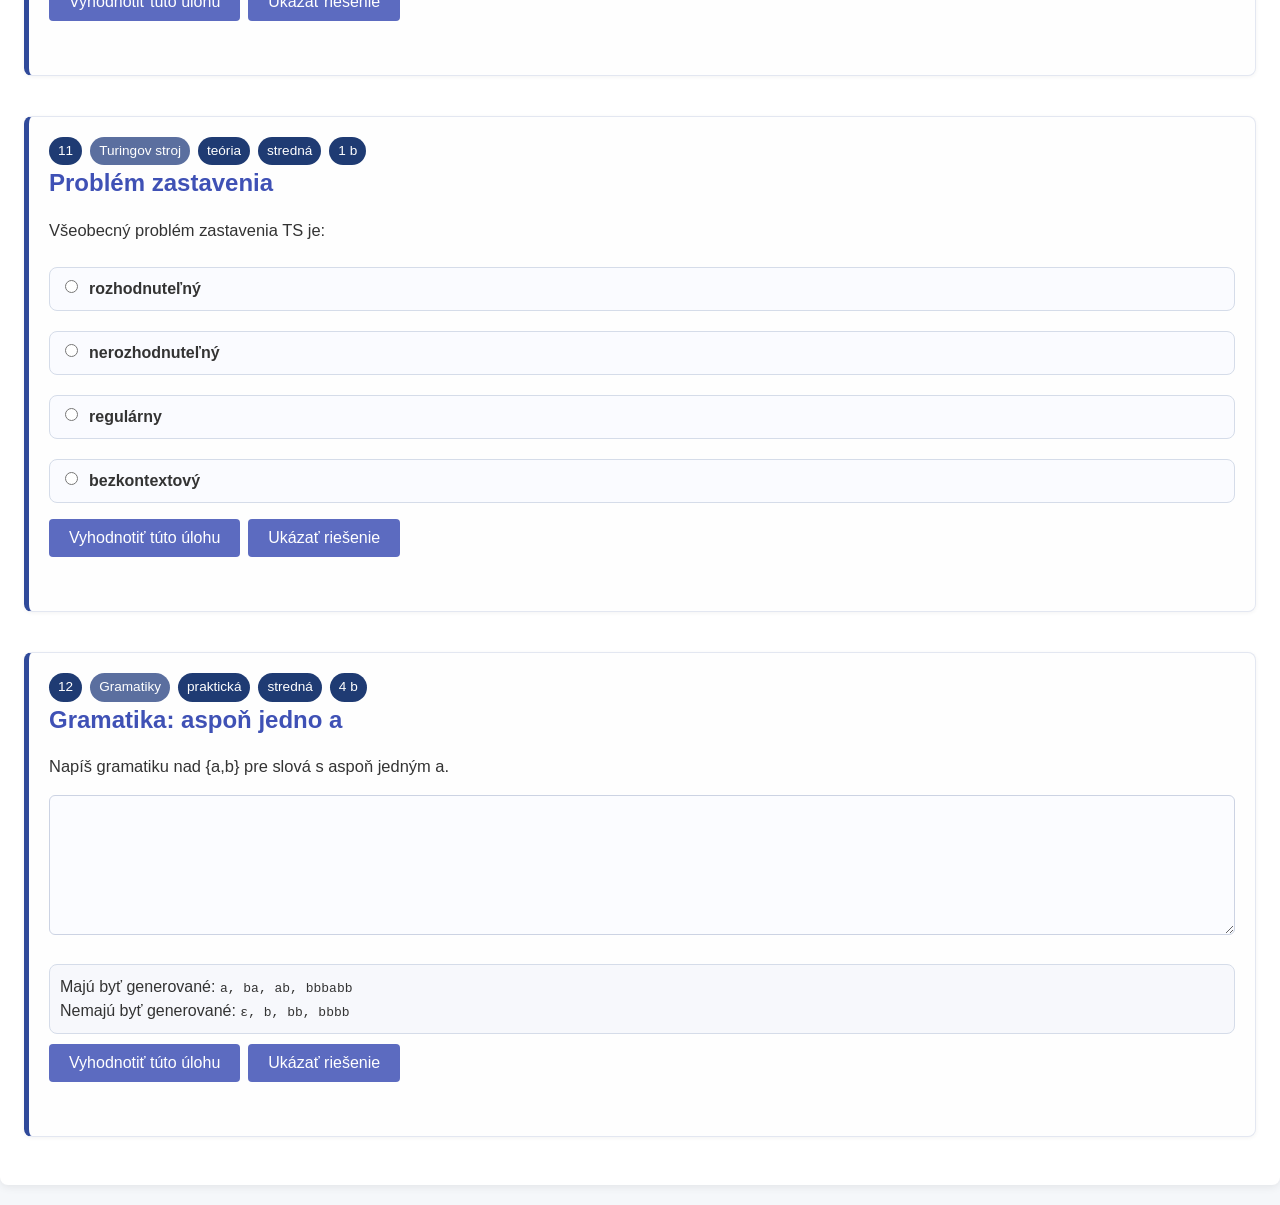
<file: test.html>
<!DOCTYPE html>
<html lang="sk">
<head>
  <meta charset="UTF-8">
  <meta name="viewport" content="width=device-width, initial-scale=1.0">
  <title>TZIV – Test</title>
  <link rel="stylesheet" href="style.css">
</head>
<body class="test-page">
  <header>
    <nav>
      <a href="index.html">Domov</a>
      <a href="ram.html">RAM</a>
      <a href="abacus.html">Počítadlo</a>
      <a href="turing.html">Turingov stroj</a>
      <a href="automata.html">Automaty</a>
      <a href="proofs.html">Dôkazy</a>
      <a href="test.html" class="active">Test</a>
    </nav>
  </header>

  <main>
    <h1>Test z TZIV</h1>

    <details class="howto card" open>
      <summary><strong>Ako funguje test</strong></summary>
      <div class="guide-content">
        <p>
          Táto sekcia nahrádza pôvodný kvíz. Test obsahuje teoretické aj praktické úlohy podľa štýlu skúšok:
          konečné automaty, dôkazy uzáverovostí, rozhodnuteľnosť, T-vypočítateľnosť, ekvivalencie RAM/AM/TS,
          gramatiky, RAM zložitosti a šifrovanie.
        </p>
        <ul>
          <li><strong>Teoretické úlohy</strong> sú kružkovačky, doplňovačky alebo otvorené otázky typu „napíš dôkaz“.</li>
          <li><strong>Praktické úlohy</strong> vyhodnocujú program alebo formálny zápis na testovacích vstupoch.</li>
          <li>Pri RAM, Abacuse, Turingovom stroji, automatoch a gramatikách sa riešenie kontroluje na testovacej množine.</li>
          <li>Otvorené dôkazové otázky sa nehodnotia automaticky; zobrazí sa vzorová osnova riešenia.</li>
          <li>Seed zabezpečí, že rovnaké nastavenia vytvoria rovnaký test.</li>
          <li>Predvoľby OT/RT vytvoria štruktúru podobnú reálnym skúškam, ale hlavná banka už obsahuje aj veľa vlastných úloh na precvičovanie.</li>
          <li>Aktuálna banka má viac než 50 kružkovacích úloh, viac než 40 praktických/programovacích úloh a 20 dôkazových otvorených otázok.</li>
          <li>V praktických úlohách už nie je správne riešenie vložené priamo do poľa odpovede. Riešenie sa zobrazí až po kliknutí na tlačidlo.</li>
        </ul>
      </div>
    </details>

    <section class="card test-setup-card">
      <h2>Nastavenie testu</h2>

      <div class="test-grid">
        <label>
          Seed
          <input id="test-seed" type="text" value="tziv-1">
        </label>

        <label>
          Počet úloh
          <input id="test-count" type="number" min="1" max="40" value="12">
        </label>

        <label>
          Typ testu
          <select id="test-mode">
            <option value="mixed">Kombinovaný</option>
            <option value="theory">Teoretický</option>
            <option value="practical">Praktický</option>
          </select>
        </label>

        <label>
          Predvoľba podľa skúšok
          <select id="test-preset">
            <option value="random">Náhodný test z banky</option>
            <option value="ot2025">OT 2025 štýl – 11 úloh</option>
            <option value="rt2025">RT 2025 štýl – 10 úloh</option>
            <option value="sim2025">Simulácia 2025 – mix najčastejších</option>
          </select>
        </label>

        <label>
          Obtiažnosť
          <select id="test-difficulty">
            <option value="all">Všetky</option>
            <option value="easy">Ľahká</option>
            <option value="medium">Stredná</option>
            <option value="hard">Ťažká / skúšková</option>
          </select>
        </label>
      </div>

      <h3>Okruhy</h3>
      <div id="test-topics" class="test-topic-grid"></div>

      <div class="controls">
        <button id="generate-test" type="button">Vygenerovať test</button>
        <button id="evaluate-all" type="button">Vyhodnotiť všetko</button>
        <button id="show-all-solutions" type="button">Zobraziť všetky riešenia</button>
      </div>

      <p id="test-summary" class="muted"></p>
    </section>

    <section id="test-container" class="test-container"></section>
  </main>

  <script src="test.js"></script>
</body>
</html>
</file>
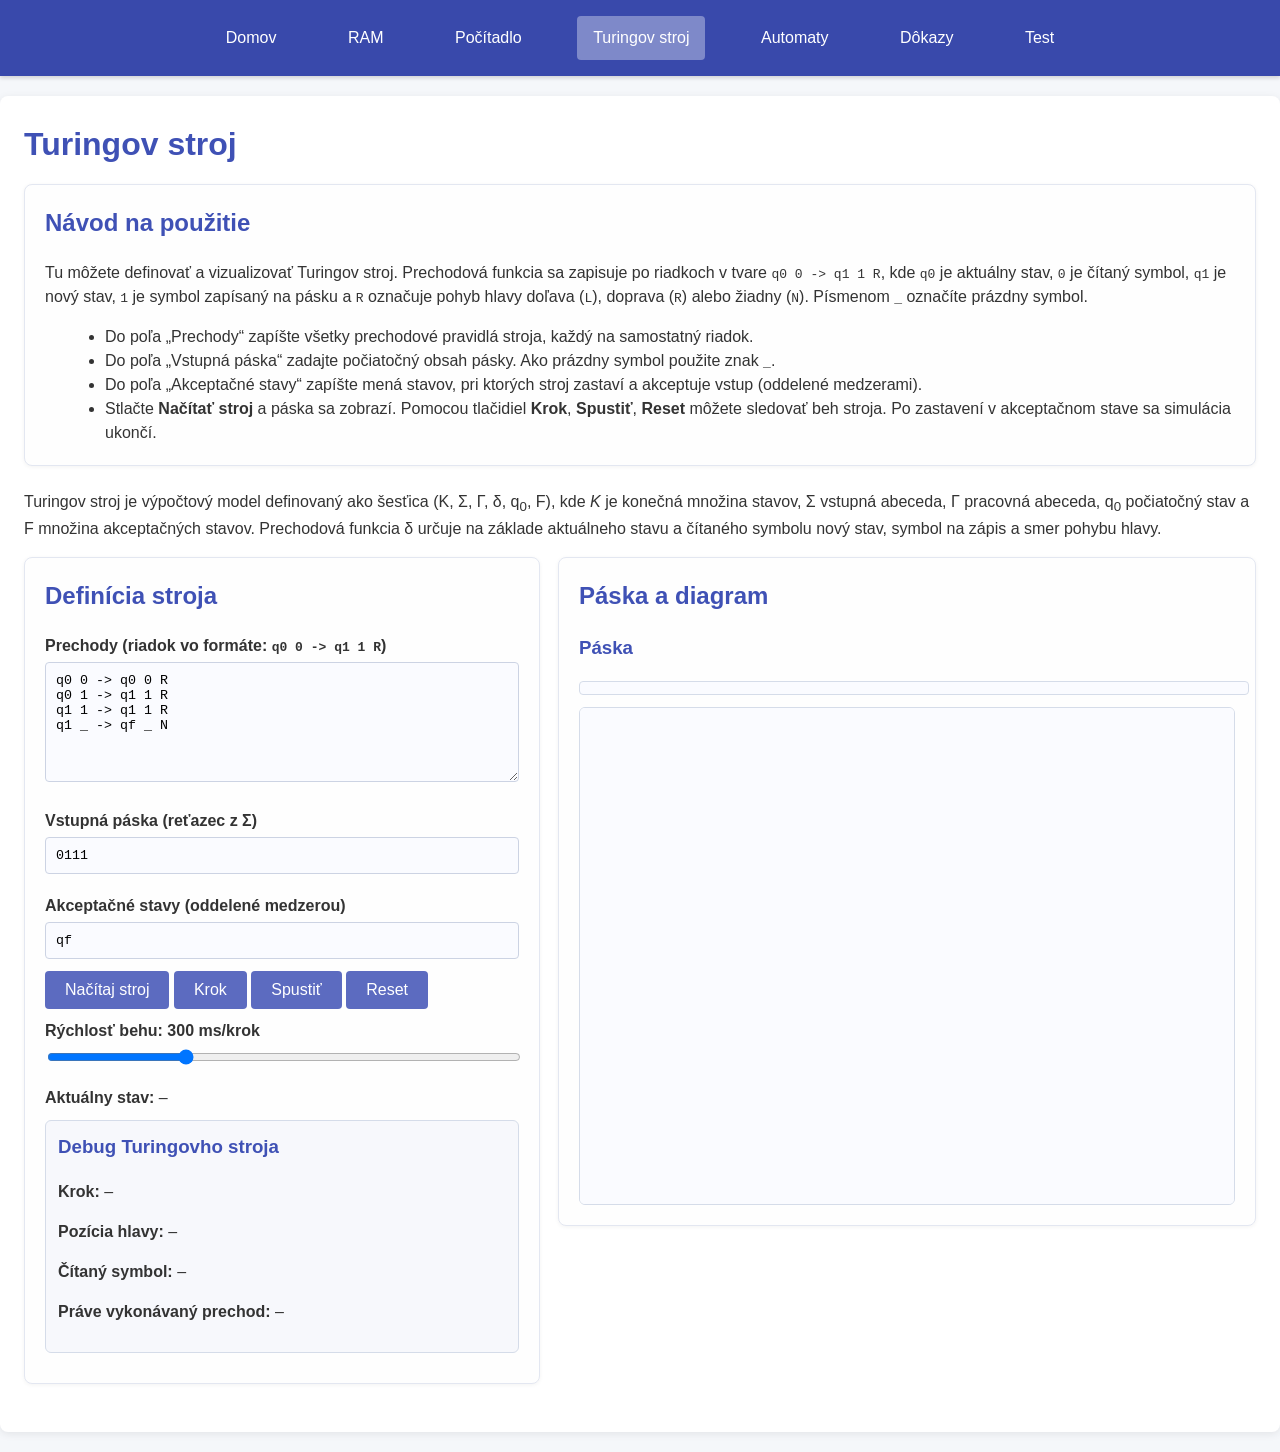
<file: turing.html>
<!DOCTYPE html>
<html lang="sk">
<head>
  <meta charset="UTF-8">
  <meta name="viewport" content="width=device-width, initial-scale=1.0">
  <title>TZIV – Turingov stroj</title>
  <link rel="stylesheet" href="style.css">
</head>
<body class="turing-page">
  <header>
    <nav>
      <a href="index.html">Domov</a>
      <a href="ram.html">RAM</a>
      <a href="abacus.html">Počítadlo</a>
      <a href="turing.html" class="active">Turingov stroj</a>
      <a href="automata.html">Automaty</a>
      <a href="proofs.html">Dôkazy</a>
      <a href="test.html">Test</a>
    </nav>
  </header>
  <main>
    <h1>Turingov stroj</h1>
    <section class="howto card">
      <h2>Návod na použitie</h2>
      <p>Tu môžete definovať a vizualizovať Turingov stroj. Prechodová funkcia sa zapisuje po riadkoch v tvare <code>q0 0 -&gt; q1 1 R</code>, kde <code>q0</code> je aktuálny stav, <code>0</code> je čítaný symbol, <code>q1</code> je nový stav, <code>1</code> je symbol zapísaný na pásku a <code>R</code> označuje pohyb hlavy doľava (<code>L</code>), doprava (<code>R</code>) alebo žiadny (<code>N</code>). Písmenom <code>_</code> označíte prázdny symbol.</p>
      <ul>
        <li>Do poľa „Prechody“ zapíšte všetky prechodové pravidlá stroja, každý na samostatný riadok.</li>
        <li>Do poľa „Vstupná páska“ zadajte počiatočný obsah pásky. Ako prázdny symbol použite znak <code>_</code>.</li>
        <li>Do poľa „Akceptačné stavy“ zapíšte mená stavov, pri ktorých stroj zastaví a akceptuje vstup (oddelené medzerami).</li>
        <li>Stlačte <strong>Načítať stroj</strong> a páska sa zobrazí. Pomocou tlačidiel <strong>Krok</strong>, <strong>Spustiť</strong>, <strong>Reset</strong> môžete sledovať beh stroja. Po zastavení v akceptačnom stave sa simulácia ukončí.</li>
      </ul>
    </section>
    <p>
      Turingov stroj je výpočtový model definovaný ako šesťica <span class="math">(K, Σ, Γ, δ, q<sub>0</sub>, F)</span>, kde
      <em>K</em> je konečná množina stavov, Σ vstupná abeceda, Γ pracovná abeceda,
      q<sub>0</sub> počiatočný stav a F množina akceptačných stavov. Prechodová
      funkcia δ určuje na základe aktuálneho stavu a čítaného symbolu nový stav,
      symbol na zápis a smer pohybu hlavy.
    </p>
    <div class="split-layout turing-layout">
      <section class="card split-left">
      <h2>Definícia stroja</h2>
      <label for="tm-program">Prechody (riadok vo formáte: <code>q0 0 -> q1 1 R</code>)</label>
      <textarea id="tm-program">q0 0 -> q0 0 R
q0 1 -> q1 1 R
q1 1 -> q1 1 R
q1 _ -> qf _ N</textarea>
      <label for="tm-input">Vstupná páska (reťazec z Σ)</label>
      <input type="text" id="tm-input" value="0111">
      <label for="tm-accept">Akceptačné stavy (oddelené medzerou)</label>
      <input type="text" id="tm-accept" value="qf">
      <button id="tm-load" type="button">Načítaj stroj</button>
      <button id="tm-step" type="button" disabled>Krok</button>
      <button id="tm-run" type="button" disabled>Spustiť</button>
      <button id="tm-reset" type="button" disabled>Reset</button>
      <label class="speed-control" for="tm-speed">
        Rýchlosť behu: <span id="tm-speed-value">300 ms/krok</span>
        <input type="range" id="tm-speed" min="20" max="1000" step="10" value="300">
      </label>
      <div>
        <strong>Aktuálny stav:</strong> <span id="tm-current-state">–</span>
      </div>
      <div class="debug-panel" id="tm-debug">
        <h3>Debug Turingovho stroja</h3>
        <p><strong>Krok:</strong> <span id="tm-debug-step">–</span></p>
        <p><strong>Pozícia hlavy:</strong> <span id="tm-debug-head">–</span></p>
        <p><strong>Čítaný symbol:</strong> <span id="tm-debug-symbol">–</span></p>
        <p><strong>Práve vykonávaný prechod:</strong> <span id="tm-debug-last">–</span></p>
      </div>
      </section>
      <aside class="card split-right">
        <h2>Páska a diagram</h2>
        <div>
          <h3>Páska</h3>
          <div id="tm-tape" class="tape"></div>
        </div>
        <div class="graph-container">
          <svg id="tm-svg" class="automaton" xmlns="http://www.w3.org/2000/svg"></svg>
        </div>
      </aside>
    </div>
  </main>
  <script src="turing.js"></script>
</body>
</html>
</file>
<file: style.css>
/*
 * Global style sheet for the TZIV interactive learning website.
 * The design aims to be clean and modern with a clear navigation bar
 * and consistent styling across different pages. Components such as
 * simulations, graphs and forms are presented within cards. Feel free
 * to modify colours and spacing to match your preference.
 */

html, body {
  margin: 0;
  padding: 0;
  font-family: "Segoe UI", "Helvetica Neue", Arial, sans-serif;
  background-color: #f5f7fa;
  color: #333;
  line-height: 1.5;
}

/* Header with navigation */
header {
  background-color: #3949ab;
  color: #fff;
  padding: 12px 0;
  box-shadow: 0 2px 4px rgba(0, 0, 0, 0.15);
  position: sticky;
  top: 0;
  z-index: 1000;
}

nav {
  max-width: 900px;
  margin: 0 auto;
  display: flex;
  justify-content: space-around;
  align-items: center;
  flex-wrap: wrap;
}

nav a {
  color: #fff;
  text-decoration: none;
  padding: 10px 16px;
  margin: 4px;
  border-radius: 4px;
  transition: background-color 0.2s ease;
  font-weight: 500;
}

nav a:hover {
  background-color: rgba(255, 255, 255, 0.25);
}

nav a.active {
  background-color: rgba(255, 255, 255, 0.35);
}

/* Main content container */
main {
  max-width: 900px;
  margin: 20px auto;
  background-color: #fff;
  padding: 24px;
  border-radius: 8px;
  box-shadow: 0 2px 8px rgba(0, 0, 0, 0.08);
}

h1, h2, h3 {
  color: #3f51b5;
  margin-top: 0;
}

h1 {
  font-size: 2em;
  margin-bottom: 0.5em;
}

/* Generic card container for simulators and info sections */
.card {
  background-color: #fefefe;
  border: 1px solid #e3e7f1;
  border-radius: 8px;
  padding: 20px;
  margin-bottom: 24px;
  box-shadow: 0 1px 4px rgba(0,0,0,0.05);
}

.card h3 {
  margin-top: 0;
  color: #3f51b5;
}

/* Form elements */
label {
  display: block;
  margin: 8px 0 4px;
  font-weight: bold;
}

input[type="text"], textarea {
  width: 100%;
  padding: 10px;
  border: 1px solid #ccd3e3;
  border-radius: 4px;
  box-sizing: border-box;
  margin-bottom: 12px;
  font-family: monospace;
  background-color: #fafbff;
}

textarea {
  resize: vertical;
  min-height: 120px;
}

button {
  background-color: #5c6bc0;
  color: #fff;
  border: none;
  padding: 10px 20px;
  border-radius: 4px;
  cursor: pointer;
  font-size: 1em;
  font-weight: 500;
  transition: background-color 0.2s ease;
}

button:hover {
  background-color: #3f51b5;
}

/* Output areas */
pre.output {
  background-color: #f7f8fc;
  padding: 12px;
  border: 1px solid #d5dce9;
  border-radius: 4px;
  overflow-x: auto;
  font-size: 1em;
}

table.cost-table {
  width: 100%;
  border-collapse: collapse;
  margin-top: 12px;
  font-size: 0.9em;
}

table.cost-table th,
table.cost-table td {
  border: 1px solid #ccd3e3;
  padding: 8px;
  text-align: center;
}

table.cost-table th {
  background-color: #e8eaf6;
  font-weight: 600;
}

/* SVG graph styling */
.graph-container {
  overflow-x: auto;
  border: 1px solid #d5dce9;
  margin-top: 12px;
  border-radius: 6px;
  background-color: #fafbff;
  max-width: 100%;
  padding: 8px;
}

svg.automaton {
  width: 100%;
  height: 400px;
  display: block;
}

circle.state {
  stroke: #3f51b5;
  stroke-width: 2;
  fill: #ffffff;
}

circle.accept {
  stroke-width: 2.4;
}

circle.final-inner {
  stroke: #3f51b5;
  stroke-width: 1.8;
  fill: none;
}

path.start-edge {
  stroke: #555;
  stroke-width: 1.8;
  fill: none;
  marker-end: url(#arrow);
}

text.state-label {
  fill: #333;
  font-size: 14px;
  text-anchor: middle;
  dominant-baseline: middle;
}

path.edge {
  stroke: #555;
  stroke-width: 1.5;
  fill: none;
  marker-end: url(#arrow);
}

text.edge-label {
  fill: #000;
  font-size: 12px;
}

/* Tape display for Turing machine */
.tape {
  display: flex;
  overflow-x: auto;
  width: 100%;
  max-width: 100%;
  border: 1px solid #d5dce9;
  border-radius: 4px;
  margin-top: 12px;
  padding: 6px;
  background-color: #fafbff;
}

.tape-cell {
  min-width: 38px;
  padding: 6px;
  margin-right: 2px;
  border: 1px solid #ccd3e3;
  text-align: center;
  font-family: monospace;
  font-weight: 600;
  position: relative;
  background-color: #fff;
}

.tape-cell.head {
  border-color: #3f51b5;
  background-color: #e8eaf6;
}

.tape-cell.head::after {
  content: "▲";
  position: absolute;
  bottom: -15px;
  left: 50%;
  transform: translateX(-50%);
  color: #3f51b5;
}

/* Quiz styling */
.quiz-question {
  margin-bottom: 20px;
}

.quiz-feedback {
  margin-top: 10px;
  background-color: #f9fbe7;
  border: 1px solid #cddc39;
  padding: 8px;
  border-radius: 4px;
}

/* How-to section */
.howto ul {
  list-style-type: disc;
  margin-left: 20px;
  margin-bottom: 0;
}

/* Controls for simulators */
.controls {
  display: flex;
  gap: 8px;
  flex-wrap: wrap;
  margin: 8px 0 12px;
}
.controls button {
  flex: none;
}

/* Responsive adjustments */
@media (max-width: 600px) {
  nav {
    flex-direction: column;
  }
  nav a {
    margin: 4px 0;
  }
}

.speed-control {
  display: block;
  margin: 10px 0 16px;
  font-weight: 500;
}
.speed-control input[type="range"] {
  width: 100%;
  margin-top: 6px;
}
.equation-box {
  background: #f7f8fc;
  border: 1px solid #d5dce9;
  border-radius: 6px;
  padding: 10px 12px;
  margin: 12px 0 18px;
  font-family: monospace;
  overflow-x: auto;
}
.equation-box p {
  margin: 4px 0;
}
.cost-table tr.label-row td {
  background-color: #eef1fb;
  font-weight: 600;
  text-align: left;
}
.howto summary {
  cursor: pointer;
  font-size: 1.2em;
  font-weight: 700;
  color: #3f51b5;
  margin-bottom: 10px;
}
.howto summary::-webkit-details-marker {
  color: #3f51b5;
}
.howto-content h3 {
  margin-top: 16px;
  color: #3f51b5;
}

/* Automaty a gramatiky – nové rozhranie */
.hidden-panel { display: none !important; }
.mode-switch { display: flex; gap: 18px; flex-wrap: wrap; margin: 8px 0 14px; }
.mode-switch label { font-weight: 600; }
.two-column { display: grid; grid-template-columns: 1fr 1fr; gap: 18px; }
@media (max-width: 720px) { .two-column { grid-template-columns: 1fr; } }
.compact-table td, .compact-table th { font-size: 0.88em; }
.analysis-output p { margin: 6px 0; }
.ok { color: #1b5e20; font-weight: 600; }
.warn { color: #8a5a00; font-weight: 600; }
.error { color: #b00020; font-weight: 600; }
.debug-panel { background: #f7f8fc; border: 1px solid #d5dce9; border-radius: 6px; padding: 12px; margin: 10px 0; }
.generated-words { margin-top: 10px; }
.word-list { display: flex; gap: 6px; flex-wrap: wrap; }
.word-list span { background: #eef1fb; border: 1px solid #d5dce9; border-radius: 4px; padding: 4px 8px; font-family: monospace; }
.graph-bottom-card { margin-top: 24px; }
circle.state.current-state { fill: #c8e6c9 !important; stroke: #1b5e20; stroke-width: 3; }
.guide-content h2 { margin-top: 18px; }

/* Automata graph readability fixes */
svg.automaton {
  height: 520px;
  min-width: 720px;
}
text.edge-label {
  text-anchor: middle;
  dominant-baseline: middle;
  font-size: 11px;
  font-family: monospace;
  paint-order: stroke;
  stroke: #fafbff;
  stroke-width: 4px;
  stroke-linejoin: round;
}
text.state-label {
  font-size: 12px;
  paint-order: stroke;
  stroke: #ffffff;
  stroke-width: 3px;
  stroke-linejoin: round;
}
.analysis-and-graph {
  margin-top: 18px;
  border-top: 1px solid #e3e7f1;
  padding-top: 16px;
}
.grammar-rules-guide h3 {
  color: #3f51b5;
  margin-top: 16px;
}
.grammar-rules-guide p {
  margin-bottom: 6px;
}


.automaton-help {
  background: #f7f8fc;
  border: 1px solid #d5dce9;
  border-radius: 6px;
  padding: 10px 12px;
  margin: 10px 0 14px;
}
.automaton-help p {
  margin: 6px 0;
}
select {
  width: 100%;
  padding: 10px;
  border: 1px solid #ccd3e3;
  border-radius: 4px;
  box-sizing: border-box;
  margin-bottom: 12px;
  background-color: #fafbff;
}
.compact-table td,
.compact-table th {
  vertical-align: top;
}


.current-row td,
.trace-token.current-token {
  background: #dff5e3 !important;
  outline: 2px solid #2e7d32;
}
.last-row td,
.trace-token.last-token {
  background: #fff4cc !important;
  outline: 2px solid #f0b400;
}
.compact-output {
  max-height: 160px;
  overflow: auto;
  margin: 4px 0 0;
}
.program-trace {
  display: flex;
  flex-wrap: wrap;
  gap: 6px;
  margin-top: 10px;
}
.trace-token {
  display: inline-block;
  padding: 4px 7px;
  border: 1px solid #ccd3e3;
  border-radius: 4px;
  background: #fafbff;
  font-family: monospace;
}
.speed-control {
  display: block;
  margin: 10px 0 14px;
  font-weight: 600;
}
.speed-control input[type="range"] {
  width: 100%;
  margin-top: 6px;
}


/* Proofs page */
.proof-controls-card input[type="search"] {
  width: 100%;
  padding: 10px;
  border: 1px solid #ccd3e3;
  border-radius: 6px;
  box-sizing: border-box;
  margin: 6px 0 14px;
}
.proof-topic-filters {
  display: flex;
  flex-wrap: wrap;
  gap: 8px;
  margin: 10px 0 12px;
}
.topic-chip {
  display: inline-flex;
  align-items: center;
  gap: 6px;
  background: #eef1fb;
  border: 1px solid #cfd7eb;
  border-radius: 999px;
  padding: 6px 10px;
  cursor: pointer;
}
.proof-list {
  display: grid;
  gap: 14px;
}
.proof-card h2 {
  margin-top: 8px;
  line-height: 1.3;
}
.proof-meta {
  display: flex;
  flex-wrap: wrap;
  gap: 8px;
  align-items: center;
}
.badge {
  display: inline-block;
  background: #1f3b73;
  color: white;
  border-radius: 999px;
  padding: 4px 9px;
  font-size: 0.85rem;
}
.badge.secondary {
  background: #5b6f9f;
}
.source {
  color: #5a6477;
  font-size: 0.9rem;
}
.proof-section h3, .proof-details summary {
  font-weight: 700;
  margin-top: 10px;
}
.proof-details {
  border-top: 1px solid #e2e6f0;
  margin-top: 10px;
  padding-top: 8px;
}
.muted { color: #5a6477; }


/* Cleaner Abacus debug trace */
.program-trace {
  display: block;
  margin-top: 10px;
}
.trace-help {
  color: #5f6678;
  font-size: 0.9rem;
  margin-bottom: 8px;
}
.trace-token-wrap {
  display: flex;
  flex-wrap: wrap;
  gap: 6px;
}
.trace-token.current-token {
  background: #dff5e3 !important;
  outline: 2px solid #2e7d32;
}
.trace-token.last-token {
  background: #fff4cc !important;
  outline: 2px solid #f0b400;
}


/* Abacus loop brackets in debug trace */
.trace-token.trace-bracket {
  font-weight: 800;
  background: #eef1fb;
  border-color: #8d98c8;
}
.trace-token.loop-open,
.trace-token.loop-close {
  color: #1f2a5c;
}


/* Test page */
.test-setup-card .test-grid,
.test-grid {
  display: grid;
  grid-template-columns: repeat(auto-fit, minmax(190px, 1fr));
  gap: 12px;
  align-items: end;
}
.test-grid.small {
  grid-template-columns: repeat(auto-fit, minmax(180px, 1fr));
  margin: 10px 0;
}
.test-setup-card input,
.test-setup-card select,
.test-task input[type="text"],
.test-task textarea {
  width: 100%;
  box-sizing: border-box;
}
.test-topic-grid {
  display: flex;
  flex-wrap: wrap;
  gap: 8px;
}
.test-container {
  display: grid;
  gap: 16px;
}
.test-task {
  border-left: 5px solid #304a9a;
}
.test-task h2 {
  margin-bottom: 8px;
}
.task-prompt {
  font-size: 1.03rem;
}
.answer-area {
  display: grid;
  gap: 8px;
  margin: 12px 0;
}
.test-option {
  display: flex;
  gap: 8px;
  align-items: flex-start;
  border: 1px solid #d5dce9;
  border-radius: 8px;
  padding: 9px 10px;
  background: #fafbff;
}
.test-input {
  padding: 10px;
  border: 1px solid #ccd3e3;
  border-radius: 6px;
  font-size: 1rem;
}
.test-textarea,
.test-code {
  min-height: 140px;
  padding: 10px;
  border: 1px solid #ccd3e3;
  border-radius: 6px;
  font-family: ui-monospace, SFMono-Regular, Menlo, Consolas, monospace;
  background: #fbfcff;
  resize: vertical;
}
.test-textarea {
  min-height: 110px;
}
.testcase-box {
  background: #f7f8fc;
  border: 1px solid #d5dce9;
  border-radius: 8px;
  padding: 10px;
  margin: 10px 0;
  overflow-x: auto;
}
.task-feedback {
  margin-top: 12px;
  border-radius: 8px;
  padding: 10px 12px;
  border: 1px solid transparent;
}
.task-feedback pre {
  margin: 0;
  white-space: pre-wrap;
}
.task-feedback.ok {
  background: #eaf8ef;
  border-color: #b8e5c3;
  color: #155f2c;
}
.task-feedback.bad {
  background: #fdeeee;
  border-color: #efc2c2;
  color: #8b1f1f;
}
.task-feedback.neutral {
  background: #fff8df;
  border-color: #efd98c;
  color: #6a5200;
}
.solution-box {
  background: #f0f4ff;
  border: 1px solid #cfd8ff;
  border-radius: 8px;
  padding: 10px 12px;
  margin-top: 12px;
}
.solution-box pre {
  white-space: pre-wrap;
  margin: 8px 0 0;
}
.diagram-question {
  margin: 12px 0;
  padding: 10px;
  background: #fbfcff;
  border: 1px solid #d5dce9;
  border-radius: 8px;
  overflow-x: auto;
}
.test-diagram {
  width: 100%;
  max-width: 520px;
  height: 190px;
}
.test-state {
  fill: white;
  stroke: #304a9a;
  stroke-width: 2;
}
.test-edge {
  fill: none;
  stroke: #555;
  stroke-width: 2;
  marker-end: url(#arr-test);
}
#arr-test path {
  fill: #555;
}
@media (max-width: 700px) {
  .test-setup-card .controls {
    display: grid;
  }
}



/* Utility */
.hidden,
.solution-box.hidden {
  display: none !important;
}

/* Cleaner Test setup */
.test-setup-card {
  background: linear-gradient(180deg, #ffffff 0%, #f8faff 100%);
  border: 1px solid #dce3f3;
  border-radius: 14px;
  padding: 24px;
}
.test-setup-card h2 {
  margin-bottom: 18px;
}
.test-setup-card .test-grid {
  grid-template-columns: repeat(auto-fit, minmax(190px, 1fr));
  gap: 16px;
  align-items: start;
  margin-bottom: 18px;
}
.test-setup-card label {
  margin: 0;
  font-weight: 700;
  color: #26314f;
}
.test-setup-card input[type="text"],
.test-setup-card input[type="number"],
.test-setup-card select {
  margin-top: 6px;
  min-height: 42px;
  border-radius: 8px;
  border: 1px solid #c9d2ea;
  background: #fbfcff;
  font-size: 0.98rem;
  font-family: inherit;
}
.test-topic-grid {
  display: grid;
  grid-template-columns: repeat(auto-fit, minmax(155px, 1fr));
  gap: 10px;
  margin: 12px 0 18px;
}
.test-setup-card .topic-chip {
  display: flex;
  align-items: center;
  gap: 8px;
  min-height: 42px;
  padding: 9px 12px;
  border-radius: 10px;
  background: #f3f6ff;
  border: 1px solid #d6def5;
  color: #25304a;
  font-weight: 700;
  cursor: pointer;
}
.test-setup-card .topic-chip:hover {
  background: #eaf0ff;
}
.test-setup-card .topic-chip input {
  width: 16px;
  height: 16px;
  accent-color: #3f51b5;
  margin: 0;
}
.test-setup-card .controls {
  display: flex;
  flex-wrap: wrap;
  gap: 10px;
  margin-top: 8px;
}
.test-setup-card .controls button {
  border-radius: 8px;
  padding: 10px 16px;
}
#test-summary {
  margin-top: 14px;
  padding: 10px 12px;
  border-left: 4px solid #5c6bc0;
  background: #f7f8ff;
  border-radius: 6px;
}

/* RAM two-column workspace */
body.ram-page main {
  max-width: 1400px;
}
.ram-layout {
  display: grid;
  grid-template-columns: minmax(360px, 0.85fr) minmax(520px, 1.15fr);
  gap: 18px;
  align-items: start;
}
.ram-editor,
.ram-tables {
  margin-bottom: 24px;
}
.ram-tables {
  position: sticky;
  top: 86px;
  max-height: calc(100vh - 110px);
  overflow: auto;
}
.ram-tables table.cost-table {
  font-size: 0.84rem;
}
.ram-tables .equation-box {
  font-size: 0.86rem;
}
@media (max-width: 1050px) {
  body.ram-page main {
    max-width: 900px;
  }
  .ram-layout {
    grid-template-columns: 1fr;
  }
  .ram-tables {
    position: static;
    max-height: none;
  }
}


/* Split layouts for interactive pages */
body.abacus-page main,
body.turing-page main,
body.automata-page main,
body.proofs-page main,
body.test-page main {
  max-width: 1400px;
}

.split-layout {
  display: grid;
  grid-template-columns: minmax(360px, 0.85fr) minmax(520px, 1.15fr);
  gap: 18px;
  align-items: start;
}

.split-left,
.split-right {
  min-width: 0;
}

.split-right {
  position: sticky;
  top: 86px;
  max-height: calc(100vh - 110px);
  overflow: auto;
}

.abacus-layout .split-left,
.turing-layout .split-left,
.test-layout .split-left,
.proofs-layout .split-left {
  position: sticky;
  top: 86px;
  max-height: calc(100vh - 110px);
  overflow: auto;
}

.abacus-layout .split-right,
.turing-layout .split-right {
  align-self: start;
}

.turing-layout .graph-container,
.automata-result-column .graph-container {
  min-height: 430px;
}

.turing-layout svg.automaton,
.automata-result-column svg.automaton {
  height: 480px;
}

.proofs-layout {
  grid-template-columns: minmax(280px, 0.45fr) minmax(600px, 1.55fr);
}
.proofs-layout .proof-controls-card {
  margin-bottom: 0;
}
.proofs-layout #proof-list {
  display: grid;
  gap: 14px;
}

.test-layout {
  grid-template-columns: minmax(310px, 0.55fr) minmax(650px, 1.45fr);
}
.test-layout .test-setup-card {
  margin-bottom: 0;
}
.test-layout .test-setup-card .test-grid {
  grid-template-columns: 1fr;
}
.test-layout .test-topic-grid {
  grid-template-columns: 1fr;
}
.test-layout .test-setup-card .controls {
  display: grid;
}
.test-layout .test-setup-card .controls button {
  width: 100%;
}

.automata-workspace {
  display: grid;
  grid-template-columns: minmax(360px, 0.85fr) minmax(520px, 1.15fr);
  gap: 18px;
  align-items: start;
}
.automata-input-column,
.automata-result-column {
  min-width: 0;
}
.automata-result-column {
  position: sticky;
  top: 86px;
  max-height: calc(100vh - 110px);
  overflow: auto;
  background: #fbfcff;
  border: 1px solid #dce3f3;
  border-radius: 10px;
  padding: 14px;
}
.automata-check-card {
  max-width: 760px;
}

@media (max-width: 1050px) {
  body.abacus-page main,
  body.turing-page main,
  body.automata-page main,
  body.proofs-page main,
  body.test-page main {
    max-width: 900px;
  }
  .split-layout,
  .automata-workspace,
  .proofs-layout,
  .test-layout {
    grid-template-columns: 1fr;
  }
  .split-right,
  .abacus-layout .split-left,
  .turing-layout .split-left,
  .test-layout .split-left,
  .proofs-layout .split-left,
  .automata-result-column {
    position: static;
    max-height: none;
  }
  .test-layout .test-setup-card .test-grid {
    grid-template-columns: repeat(auto-fit, minmax(190px, 1fr));
  }
  .test-layout .test-topic-grid {
    grid-template-columns: repeat(auto-fit, minmax(155px, 1fr));
  }
  .test-layout .test-setup-card .controls {
    display: flex;
  }
}


/* Requested layout refinements */
.automata-check-inner {
  margin-top: 18px;
  padding-top: 14px;
  border-top: 1px solid #dce3f3;
}
.automata-check-inner h2 {
  margin-top: 0;
}
body.proofs-page main,
body.test-page main {
  max-width: 1400px;
}
body.proofs-page #proof-list,
body.test-page #test-container {
  width: 100%;
}
</file>
